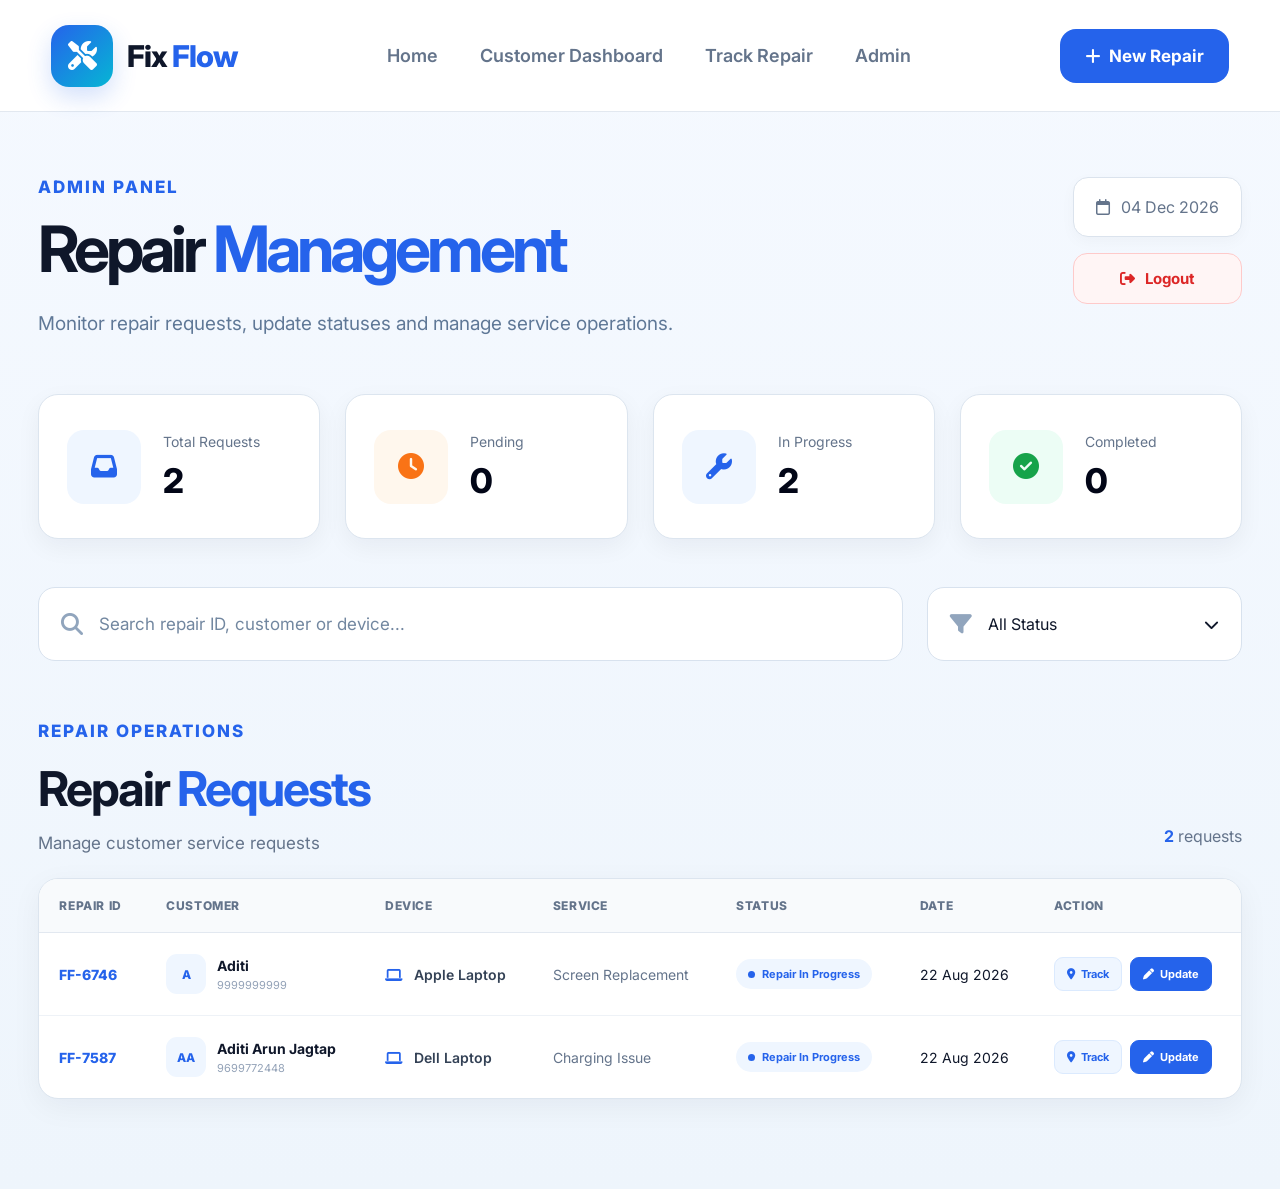
<file: pages/admin-dashboard.html>
<!DOCTYPE html>
<html lang="en">

<head>

    <meta charset="UTF-8">

    <meta
        name="viewport"
        content="width=device-width, initial-scale=1.0"
    >

    <title>FixFlow | Admin Dashboard</title>


    <!-- ================= FONT AWESOME ================= -->

    <link
        rel="stylesheet"
        href="https://cdnjs.cloudflare.com/ajax/libs/font-awesome/6.5.2/css/all.min.css"
    >


    <!-- ================= GOOGLE FONT ================= -->

    <link
        rel="preconnect"
        href="https://fonts.googleapis.com"
    >

    <link
        rel="preconnect"
        href="https://fonts.gstatic.com"
        crossorigin
    >

    <link
        href="https://fonts.googleapis.com/css2?family=Inter:wght@400;500;600;700;800&display=swap"
        rel="stylesheet"
    >


    <style>

        /* ==================================================
           GLOBAL
        ================================================== */

        * {
            margin: 0;
            padding: 0;
            box-sizing: border-box;
        }


        html {
            scroll-behavior: smooth;
        }


        body {

            font-family: "Inter", sans-serif;

            background:
                linear-gradient(
                    180deg,
                    #f5f9ff 0%,
                    #eef5fc 100%
                );

            color: #0f172a;

            min-height: 100vh;

        }


        button,
        input,
        select {

            font-family: inherit;

        }


        a {

            text-decoration: none;

            color: inherit;

        }


        /* ==================================================
           NAVBAR
        ================================================== */

        .navbar {

            height: 112px;

            background: rgba(
                255,
                255,
                255,
                0.96
            );

            border-bottom:
                1px solid #e2e8f0;

            display: flex;

            align-items: center;

            padding: 0 4%;

            justify-content: space-between;

            position: sticky;

            top: 0;

            z-index: 1000;

        }


        .logo {

            display: flex;

            align-items: center;

            gap: 14px;

        }


        .logo-icon {

            width: 62px;

            height: 62px;

            border-radius: 18px;

            background:
                linear-gradient(
                    135deg,
                    #2563eb,
                    #06b6d4
                );

            color: white;

            display: flex;

            align-items: center;

            justify-content: center;

            font-size: 29px;

            box-shadow:
                0 10px 25px
                rgba(
                    37,
                    99,
                    235,
                    0.20
                );

        }


        .logo-text {

            font-size: 30px;

            font-weight: 800;

            letter-spacing: -1px;

        }


        .logo-text span {

            color: #2563eb;

        }


        .nav-links {

            display: flex;

            align-items: center;

            gap: 42px;

        }


        .nav-links a {

            color: #64748b;

            font-size: 18px;

            font-weight: 600;

            transition: 0.25s;

        }


        .nav-links a:hover {

            color: #2563eb;

        }


        .new-repair-btn {

            border: none;

            background: #2563eb;

            color: white;

            padding: 17px 25px;

            border-radius: 16px;

            font-size: 17px;

            font-weight: 700;

            cursor: pointer;

            transition: 0.25s;

            display: flex;

            align-items: center;

            gap: 8px;

        }


        .new-repair-btn:hover {

            background: #1d4ed8;

            transform: translateY(-2px);

        }


        /* ==================================================
           MAIN
        ================================================== */

        .container {

            width: min(
                94%,
                1650px
            );

            margin: auto;

        }


        main {

            padding:
                65px 0 90px;

        }


        /* ==================================================
           ADMIN HEADER
        ================================================== */

        .admin-header {

            display: flex;

            justify-content: space-between;

            align-items: flex-start;

            margin-bottom: 55px;

        }


        .section-tag {

            color: #2563eb;

            font-size: 17px;

            font-weight: 800;

            letter-spacing: 2px;

            margin-bottom: 20px;

            display: block;

        }


        .admin-header h1 {

            font-size: clamp(
                55px,
                5vw,
                78px
            );

            line-height: 1;

            letter-spacing: -4px;

            margin-bottom: 28px;

        }


        .admin-header h1 span {

            color: #2563eb;

        }


        .admin-header p {

            color: #5f7897;

            font-size: 19px;

            line-height: 1.6;

        }


        .admin-actions {

            display: flex;

            flex-direction: column;

            gap: 16px;

            min-width: 165px;

        }


        .date-box {

            background: white;

            border: 1px solid #dbe3ed;

            border-radius: 15px;

            padding: 19px 22px;

            display: flex;

            align-items: center;

            justify-content: center;

            gap: 11px;

            color: #64748b;

            font-size: 16px;

            box-shadow:
                0 5px 15px
                rgba(
                    15,
                    23,
                    42,
                    0.03
                );

        }


        .date-box i {

            color: #64748b;

        }


        .logout-btn {

            width: 100%;

            border: 1px solid #fecaca;

            background: #fff5f5;

            color: #dc2626;

            padding: 15px;

            border-radius: 14px;

            font-size: 15px;

            font-weight: 700;

            cursor: pointer;

            transition: 0.25s;

            display: flex;

            justify-content: center;

            align-items: center;

            gap: 10px;

        }


        .logout-btn:hover {

            background: #fee2e2;

            border-color: #fca5a5;

        }


        /* ==================================================
           STATISTICS
        ================================================== */

        .stats-grid {

            display: grid;

            grid-template-columns:
                repeat(
                    4,
                    1fr
                );

            gap: 25px;

            margin-bottom: 48px;

        }


        .stat-card {

            background: white;

            border: 1px solid #dce5ef;

            border-radius: 20px;

            padding: 28px;

            min-height: 145px;

            display: flex;

            align-items: center;

            gap: 22px;

            box-shadow:
                0 8px 25px
                rgba(
                    15,
                    23,
                    42,
                    0.05
                );

        }


        .stat-icon {

            width: 74px;

            height: 74px;

            flex-shrink: 0;

            border-radius: 17px;

            display: flex;

            align-items: center;

            justify-content: center;

            font-size: 26px;

        }


        .stat-icon.total {

            background: #eff6ff;

            color: #2563eb;

        }


        .stat-icon.pending {

            background: #fff7ed;

            color: #f97316;

        }


        .stat-icon.progress {

            background: #eff6ff;

            color: #2563eb;

        }


        .stat-icon.completed {

            background: #ecfdf5;

            color: #16a34a;

        }


        .stat-label {

            color: #64748b;

            font-size: 14px;

            margin-bottom: 10px;

        }


        .stat-number {

            font-size: 34px;

            font-weight: 800;

            color: #020617;

        }


        /* ==================================================
           SEARCH / FILTER
        ================================================== */

        .toolbar {

            display: grid;

            grid-template-columns:
                1fr
                315px;

            gap: 24px;

            margin-bottom: 60px;

        }


        .search-box,
        .filter-box {

            height: 74px;

            background: white;

            border: 1px solid #d8e2ee;

            border-radius: 17px;

            display: flex;

            align-items: center;

            padding: 0 22px;

        }


        .search-box i,
        .filter-box i {

            color: #91a5bd;

            font-size: 22px;

            margin-right: 16px;

        }


        .search-box input {

            width: 100%;

            border: none;

            outline: none;

            font-size: 17px;

            color: #0f172a;

        }


        .search-box input::placeholder {

            color: #7287a0;

        }


        .filter-box {

            position: relative;

        }


        .filter-box select {

            border: none;

            outline: none;

            width: 100%;

            background: transparent;

            font-size: 16px;

            color: #0f172a;

            cursor: pointer;

            appearance: none;

        }


        .filter-arrow {

            position: absolute;

            right: 22px;

            pointer-events: none;

            margin: 0 !important;

            font-size: 15px !important;

            color: #0f172a !important;

        }


        /* ==================================================
           REPAIR SECTION HEADER
        ================================================== */

        .repair-section-header {

            display: flex;

            align-items: flex-end;

            justify-content: space-between;

            margin-bottom: 25px;

        }


        .repair-section-header .section-tag {

            margin-bottom: 18px;

        }


        .repair-section-header h2 {

            font-size: 48px;

            letter-spacing: -2px;

            margin-bottom: 15px;

        }


        .repair-section-header h2 span {

            color: #2563eb;

        }


        .repair-section-header p {

            color: #64748b;

            font-size: 17px;

        }


        .request-count {

            color: #64748b;

            font-size: 16px;

            padding-bottom: 7px;

        }


        .request-count strong {

            color: #2563eb;

        }


        /* ==================================================
           TABLE
        ================================================== */

        .repair-table-wrapper {

            width: 100%;

            background: white;

            border:
                1px solid #dce5ef;

            border-radius: 20px;

            overflow-x: auto;

            box-shadow:
                0 8px 30px
                rgba(
                    15,
                    23,
                    42,
                    0.05
                );

        }


        .repair-table {

            width: 100%;

            min-width: 1050px;

            border-collapse: collapse;

        }


        .repair-table thead {

            background: #f8fafc;

        }


        .repair-table th {

            padding: 19px 20px;

            text-align: left;

            color: #64748b;

            font-size: 12px;

            font-weight: 800;

            text-transform: uppercase;

            letter-spacing: 0.6px;

            border-bottom:
                1px solid #e2e8f0;

        }


        .repair-table td {

            padding: 21px 20px;

            border-bottom:
                1px solid #eef2f7;

            vertical-align: middle;

            font-size: 14px;

        }


        .repair-table tbody tr {

            transition: 0.2s;

        }


        .repair-table tbody tr:hover {

            background: #f8fbff;

        }


        .repair-table tbody tr:last-child td {

            border-bottom: none;

        }


        /* Repair ID */

        .table-repair-id {

            color: #2563eb;

            font-weight: 800;

            font-size: 14px;

        }


        /* Customer */

        .table-customer {

            display: flex;

            align-items: center;

            gap: 11px;

            min-width: 170px;

        }


        .table-avatar {

            width: 40px;

            height: 40px;

            flex-shrink: 0;

            border-radius: 11px;

            background: #eff6ff;

            color: #2563eb;

            display: flex;

            align-items: center;

            justify-content: center;

            font-size: 12px;

            font-weight: 800;

        }


        .table-customer-name {

            color: #0f172a;

            font-weight: 700;

            margin-bottom: 4px;

        }


        .table-customer-phone {

            color: #94a3b8;

            font-size: 11px;

        }


        /* Device */

        .table-device {

            color: #334155;

            font-weight: 600;

            white-space: nowrap;

        }


        .table-device i {

            color: #2563eb;

            margin-right: 7px;

        }


        /* Service */

        .table-service {

            color: #64748b;

            white-space: nowrap;

        }


        /* Status */

        .table-status {

            display: inline-flex;

            align-items: center;

            gap: 7px;

            padding: 8px 12px;

            border-radius: 30px;

            font-size: 11px;

            font-weight: 700;

            white-space: nowrap;

        }


        .table-status-dot {

            width: 7px;

            height: 7px;

            border-radius: 50%;

        }


        .table-status.progress {

            background: #eff6ff;

            color: #2563eb;

        }


        .table-status.progress
        .table-status-dot {

            background: #2563eb;

        }


        .table-status.pending {

            background: #fff7ed;

            color: #c2410c;

        }


        .table-status.pending
        .table-status-dot {

            background: #f97316;

        }


        .table-status.testing {

            background: #f5f3ff;

            color: #7c3aed;

        }


        .table-status.testing
        .table-status-dot {

            background: #7c3aed;

        }


        .table-status.ready {

            background: #ecfeff;

            color: #0891b2;

        }


        .table-status.ready
        .table-status-dot {

            background: #06b6d4;

        }


        .table-status.completed {

            background: #ecfdf5;

            color: #15803d;

        }


        .table-status.completed
        .table-status-dot {

            background: #16a34a;

        }


        /* Actions */

        .table-actions {

            display: flex;

            align-items: center;

            gap: 8px;

        }


        .table-track-btn,
        .table-update-btn {

            display: inline-flex;

            align-items: center;

            justify-content: center;

            gap: 6px;

            padding: 9px 12px;

            border-radius: 9px;

            font-size: 11px;

            font-weight: 700;

            white-space: nowrap;

            cursor: pointer;

            transition: 0.2s;

        }


        .table-track-btn {

            background: #eff6ff;

            border: 1px solid #dbeafe;

            color: #2563eb;

        }


        .table-update-btn {

            background: #2563eb;

            border: 1px solid #2563eb;

            color: white;

        }


        .table-track-btn:hover {

            background: #dbeafe;

        }


        .table-update-btn:hover {

            background: #1d4ed8;

        }


        /* ==================================================
           EMPTY STATE
        ================================================== */

        .empty-state {

            display: none;

            text-align: center;

            background: white;

            border:
                1px solid #dce5ef;

            border-radius: 20px;

            padding: 70px 30px;

        }


        .empty-state i {

            font-size: 45px;

            color: #94a3b8;

            margin-bottom: 18px;

        }


        .empty-state h3 {

            font-size: 22px;

            margin-bottom: 8px;

        }


        .empty-state p {

            color: #64748b;

        }


        /* ==================================================
           MODAL
        ================================================== */

        .modal-overlay {

            position: fixed;

            inset: 0;

            background:
                rgba(
                    15,
                    23,
                    42,
                    0.55
                );

            display: none;

            align-items: center;

            justify-content: center;

            padding: 20px;

            z-index: 3000;

        }


        .modal-overlay.active {

            display: flex;

        }


        .modal {

            width: min(
                500px,
                100%
            );

            background: white;

            border-radius: 22px;

            padding: 30px;

            box-shadow:
                0 30px 80px
                rgba(
                    0,
                    0,
                    0,
                    0.2
                );

        }


        .modal-header {

            display: flex;

            justify-content: space-between;

            align-items: center;

            margin-bottom: 25px;

        }


        .modal-header h3 {

            font-size: 25px;

        }


        .modal-close {

            width: 38px;

            height: 38px;

            border: none;

            border-radius: 10px;

            background: #f1f5f9;

            cursor: pointer;

            font-size: 18px;

            color: #475569;

        }


        .modal-label {

            display: block;

            margin-bottom: 8px;

            font-size: 13px;

            font-weight: 700;

            color: #475569;

        }


        .modal select {

            width: 100%;

            height: 50px;

            border: 1px solid #dbe3ed;

            border-radius: 11px;

            padding: 0 14px;

            outline: none;

            font-size: 14px;

            margin-bottom: 20px;

        }


        .modal-save {

            width: 100%;

            height: 50px;

            border: none;

            border-radius: 11px;

            background: #2563eb;

            color: white;

            font-size: 15px;

            font-weight: 700;

            cursor: pointer;

        }


        .modal-save:hover {

            background: #1d4ed8;

        }


        /* ==================================================
           RESPONSIVE
        ================================================== */

        @media (max-width: 1100px) {

            .nav-links {

                gap: 20px;

            }


            .stats-grid {

                grid-template-columns:
                    repeat(
                        2,
                        1fr
                    );

            }

        }


        @media (max-width: 850px) {

            .navbar {

                height: auto;

                padding: 18px 5%;

                flex-wrap: wrap;

                gap: 20px;

            }


            .nav-links {

                order: 3;

                width: 100%;

                justify-content: center;

                overflow-x: auto;

                padding-bottom: 5px;

            }


            .new-repair-btn {

                margin-left: auto;

            }


            .admin-header {

                flex-direction: column;

                gap: 30px;

            }


            .admin-actions {

                width: 100%;

                flex-direction: row;

            }


            .date-box,
            .logout-btn {

                flex: 1;

            }


            .toolbar {

                grid-template-columns: 1fr;

            }

        }


        @media (max-width: 600px) {

            main {

                padding-top: 40px;

            }


            .logo-text {

                font-size: 25px;

            }


            .logo-icon {

                width: 52px;

                height: 52px;

            }


            .nav-links a {

                font-size: 14px;

            }


            .new-repair-btn {

                padding: 13px 16px;

                font-size: 14px;

            }


            .admin-header h1 {

                font-size: 48px;

                letter-spacing: -2px;

            }


            .admin-header p {

                font-size: 16px;

            }


            .stats-grid {

                grid-template-columns: 1fr;

            }


            .admin-actions {

                flex-direction: column;

            }


            .repair-section-header {

                align-items: flex-start;

                flex-direction: column;

                gap: 15px;

            }


            .repair-section-header h2 {

                font-size: 38px;

            }

        }

    </style>

</head>


<body>


    <!-- ==================================================
         NAVBAR
    ================================================== -->

    <header class="navbar">


        <a
            href="../index.html"
            class="logo"
        >

            <div class="logo-icon">

                <i class="fa-solid fa-screwdriver-wrench"></i>

            </div>


            <div class="logo-text">

                Fix <span>Flow</span>

            </div>

        </a>


        <nav class="nav-links">

            <a href="../index.html">
                Home
            </a>

            <a href="customer-dashboard.html">
                Customer Dashboard
            </a>

            <a href="track-repair.html">
                Track Repair
            </a>

            <a href="admin-dashboard.html">
                Admin
            </a>

        </nav>


                    <button
                class="new-repair-btn"
                onclick="window.location.href='book-repair.html'"
            >

            <i class="fa-solid fa-plus"></i>

            New Repair

        </button>


    </header>



    <!-- ==================================================
         MAIN
    ================================================== -->

    <main>

        <div class="container">


            <!-- ================= ADMIN HEADER ================= -->

            <section class="admin-header">


                <div>

                    <span class="section-tag">

                        ADMIN PANEL

                    </span>


                    <h1>

                        Repair
                        <span>Management</span>

                    </h1>


                    <p>

                        Monitor repair requests, update
                        statuses and manage service operations.

                    </p>

                </div>


                <div class="admin-actions">


                    <div class="date-box">

                        <i class="fa-regular fa-calendar"></i>

                        <span id="currentDate">
                            Today
                        </span>

                    </div>


                    <button
                        class="logout-btn"
                        id="logoutBtn"
                    >

                        <i class="fa-solid fa-right-from-bracket"></i>

                        Logout

                    </button>


                </div>


            </section>



            <!-- ================= STATISTICS ================= -->

            <section class="stats-grid">


                <div class="stat-card">

                    <div class="stat-icon total">

                        <i class="fa-solid fa-inbox"></i>

                    </div>


                    <div>

                        <div class="stat-label">
                            Total Requests
                        </div>

                        <div
                            class="stat-number"
                            id="totalRequests"
                        >
                            0
                        </div>

                    </div>

                </div>



                <div class="stat-card">

                    <div class="stat-icon pending">

                        <i class="fa-solid fa-clock"></i>

                    </div>


                    <div>

                        <div class="stat-label">
                            Pending
                        </div>

                        <div
                            class="stat-number"
                            id="pendingRequests"
                        >
                            0
                        </div>

                    </div>

                </div>



                <div class="stat-card">

                    <div class="stat-icon progress">

                        <i class="fa-solid fa-wrench"></i>

                    </div>


                    <div>

                        <div class="stat-label">
                            In Progress
                        </div>

                        <div
                            class="stat-number"
                            id="progressRequests"
                        >
                            0
                        </div>

                    </div>

                </div>



                <div class="stat-card">

                    <div class="stat-icon completed">

                        <i class="fa-solid fa-circle-check"></i>

                    </div>


                    <div>

                        <div class="stat-label">
                            Completed
                        </div>

                        <div
                            class="stat-number"
                            id="completedRequests"
                        >
                            0
                        </div>

                    </div>

                </div>


            </section>



            <!-- ================= SEARCH / FILTER ================= -->

            <section class="toolbar">


                <div class="search-box">

                    <i class="fa-solid fa-magnifying-glass"></i>


                    <input
                        type="text"
                        id="searchInput"
                        placeholder="Search repair ID, customer or device..."
                    >

                </div>


                <div class="filter-box">

                    <i class="fa-solid fa-filter"></i>


                    <select id="statusFilter">

                        <option value="all">
                            All Status
                        </option>

                        <option value="Request Received">
                            Request Received
                        </option>

                        <option value="Diagnosis">
                            Diagnosis
                        </option>

                        <option value="Repair In Progress">
                            Repair In Progress
                        </option>

                        <option value="Quality Testing">
                            Quality Testing
                        </option>

                        <option value="Ready for Pickup">
                            Ready for Pickup
                        </option>

                        <option value="Completed">
                            Completed
                        </option>

                    </select>


                    <i
                        class="fa-solid fa-chevron-down filter-arrow"
                    ></i>

                </div>


            </section>



            <!-- ================= REPAIR REQUESTS ================= -->

            <section>


                <div class="repair-section-header">


                    <div>

                        <span class="section-tag">
                            REPAIR OPERATIONS
                        </span>


                        <h2>

                            Repair
                            <span>Requests</span>

                        </h2>


                        <p>
                            Manage customer service requests
                        </p>

                    </div>


                    <div class="request-count">

                        <strong id="requestCount">
                            0
                        </strong>

                        requests

                    </div>


                </div>



                <!-- ================= TABLE ================= -->

                <div
                    class="repair-table-wrapper"
                    id="tableWrapper"
                >

                    <table class="repair-table">


                        <thead>

                            <tr>

                                <th>
                                    Repair ID
                                </th>

                                <th>
                                    Customer
                                </th>

                                <th>
                                    Device
                                </th>

                                <th>
                                    Service
                                </th>

                                <th>
                                    Status
                                </th>

                                <th>
                                    Date
                                </th>

                                <th>
                                    Action
                                </th>

                            </tr>

                        </thead>


                        <tbody id="repairList">

                            <!-- JavaScript inserts rows here -->

                        </tbody>


                    </table>

                </div>



                <!-- ================= EMPTY ================= -->

                <div
                    class="empty-state"
                    id="emptyState"
                >

                    <i class="fa-solid fa-folder-open"></i>

                    <h3>
                        No repair requests found
                    </h3>

                    <p>
                        Try changing your search or status filter.
                    </p>

                </div>


            </section>


        </div>

    </main>



    <!-- ==================================================
         UPDATE MODAL
    ================================================== -->

    <div
        class="modal-overlay"
        id="updateModal"
    >


        <div class="modal">


            <div class="modal-header">

                <h3>
                    Update Repair
                </h3>


                <button
                    class="modal-close"
                    id="modalClose"
                >

                    <i class="fa-solid fa-xmark"></i>

                </button>

            </div>


            <label class="modal-label">

                Repair ID

            </label>


            <div
                id="modalRepairId"
                style="
                    font-weight:800;
                    color:#2563eb;
                    margin-bottom:20px;
                "
            >
                -
            </div>


            <label
                class="modal-label"
                for="modalStatus"
            >

                Repair Status

            </label>


            <select id="modalStatus">

                <option value="Request Received">
                    Request Received
                </option>

                <option value="Diagnosis">
                    Diagnosis
                </option>

                <option value="Repair In Progress">
                    Repair In Progress
                </option>

                <option value="Quality Testing">
                    Quality Testing
                </option>

                <option value="Ready for Pickup">
                    Ready for Pickup
                </option>

                <option value="Completed">
                    Completed
                </option>

            </select>


            <button
                class="modal-save"
                id="saveStatusBtn"
            >

                Save Status

            </button>


        </div>

    </div>


<script>
/* =========================================================
   FIXFLOW ADMIN DASHBOARD
   Shared Repair Status System
   ========================================================= */

const STORAGE_KEY = "fixflowRepairs";

/* =========================================================
   DEFAULT REPAIRS
   ========================================================= */

const defaultRepairs = [
    {
        id: "FF-6746",
        customer: {
            name: "Aditi",
            phone: "9999999999"
        },
        device: {
            brand: "Apple",
            type: "Laptop",
            problem: "Screen Replacement"
        },
        appointment: {
            date: "22 Aug 2026",
            time: "10:00 AM"
        },
        technician: "Jagtap",
        status: "Repair In Progress",
        cost: "₹4,000"
    },

    {
        id: "FF-7587",
        customer: {
            name: "Aditi Arun Jagtap",
            phone: "9699772448"
        },
        device: {
            brand: "Dell",
            type: "Laptop",
            problem: "Charging Issue"
        },
        appointment: {
            date: "22 Aug 2026",
            time: "11:00 AM"
        },
        technician: "Sanika",
        status: "Repair In Progress",
        cost: "₹35,000"
    }
];


/* =========================================================
   DOM ELEMENTS
   ========================================================= */

const repairList = document.getElementById("repairList");
const emptyState = document.getElementById("emptyState");
const tableWrapper = document.getElementById("tableWrapper");

const searchInput = document.getElementById("searchInput");
const statusFilter = document.getElementById("statusFilter");

const requestCount = document.getElementById("requestCount");

const totalRequests = document.getElementById("totalRequests");
const pendingRequests = document.getElementById("pendingRequests");
const progressRequests = document.getElementById("progressRequests");
const completedRequests = document.getElementById("completedRequests");

const updateModal = document.getElementById("updateModal");
const modalRepairId = document.getElementById("modalRepairId");
const modalStatus = document.getElementById("modalStatus");
const saveStatusBtn = document.getElementById("saveStatusBtn");
const modalClose = document.getElementById("modalClose");

const logoutBtn = document.getElementById("logoutBtn");
const currentDate = document.getElementById("currentDate");


/* =========================================================
   LOAD REPAIRS FROM LOCAL STORAGE
   ========================================================= */

function loadRepairs() {

    const savedRepairs = localStorage.getItem(STORAGE_KEY);

    if (savedRepairs) {

        try {

            const parsedRepairs = JSON.parse(savedRepairs);

            if (Array.isArray(parsedRepairs)) {
                return parsedRepairs;
            }

        } catch (error) {

            console.error(
                "Could not read saved repairs:",
                error
            );

        }

    }

    /* First time application is opened */

    localStorage.setItem(
        STORAGE_KEY,
        JSON.stringify(defaultRepairs)
    );

    return [...defaultRepairs];
}


let repairs = loadRepairs();


/* =========================================================
   SAVE REPAIRS
   ========================================================= */

function saveRepairs() {

    localStorage.setItem(
        STORAGE_KEY,
        JSON.stringify(repairs)
    );

}


/* =========================================================
   GET CUSTOMER NAME
   ========================================================= */

function getCustomerName(repair) {

    if (
        repair.customer &&
        typeof repair.customer === "object"
    ) {

        return repair.customer.name || "Customer";

    }

    return repair.customer || "Customer";
}


/* =========================================================
   GET CUSTOMER PHONE
   ========================================================= */

function getCustomerPhone(repair) {

    if (
        repair.customer &&
        typeof repair.customer === "object"
    ) {

        return repair.customer.phone || "No phone";

    }

    return repair.phone || "No phone";
}


/* =========================================================
   GET DEVICE BRAND
   ========================================================= */

function getDeviceBrand(repair) {

    if (
        repair.device &&
        typeof repair.device === "object"
    ) {

        return repair.device.brand || "";

    }

    return repair.brand || "";
}


/* =========================================================
   GET DEVICE TYPE
   ========================================================= */

function getDeviceType(repair) {

    if (
        repair.device &&
        typeof repair.device === "object"
    ) {

        return repair.device.type || "Device";

    }

    return repair.deviceType || "Device";
}


/* =========================================================
   GET PROBLEM / SERVICE
   ========================================================= */

function getProblem(repair) {

    if (
        repair.device &&
        typeof repair.device === "object"
    ) {

        return repair.device.problem || "Repair Service";

    }

    return repair.problem || "Repair Service";
}


/* =========================================================
   GET APPOINTMENT DATE
   ========================================================= */

function getAppointmentDate(repair) {

    if (
        repair.appointment &&
        typeof repair.appointment === "object"
    ) {

        return repair.appointment.date || "Not scheduled";

    }

    return repair.appointment || "Not scheduled";
}


/* =========================================================
   DEVICE ICON
   ========================================================= */

function getDeviceIcon(deviceType) {

    const value = String(deviceType || "").toLowerCase();

    if (
        value.includes("iphone") ||
        value.includes("phone") ||
        value.includes("mobile")
    ) {

        return "fa-mobile-screen-button";

    }

    if (value.includes("tablet")) {

        return "fa-tablet-screen-button";

    }

    if (value.includes("tv")) {

        return "fa-tv";

    }

    return "fa-laptop";
}


/* =========================================================
   STATUS CSS CLASS
   ========================================================= */

function getStatusClass(status) {

    switch (status) {

        case "Repair In Progress":
            return "progress";

        case "Quality Testing":
            return "testing";

        case "Ready for Pickup":
            return "ready";

        case "Completed":
            return "completed";

        case "Diagnosis":
        case "Request Received":
        default:
            return "pending";
    }
}


/* =========================================================
   CUSTOMER INITIALS
   ========================================================= */

function getInitials(name) {

    return String(name || "Customer")
        .trim()
        .split(/\s+/)
        .filter(Boolean)
        .map(word => word.charAt(0))
        .slice(0, 2)
        .join("")
        .toUpperCase();

}


/* =========================================================
   CREATE TABLE ROW
   ========================================================= */

function createRepairRow(repair) {

    const row = document.createElement("tr");

    const customerName = getCustomerName(repair);
    const customerPhone = getCustomerPhone(repair);

    const brand = getDeviceBrand(repair);
    const deviceType = getDeviceType(repair);

    const problem = getProblem(repair);
    const appointmentDate = getAppointmentDate(repair);

    const status =
        repair.status || "Request Received";

    const statusClass =
        getStatusClass(status);

    const icon =
        getDeviceIcon(deviceType);

    const initials =
        getInitials(customerName);

    row.innerHTML = `

        <td>
            <span class="table-repair-id">
                ${repair.id || "-"}
            </span>
        </td>

        <td>

            <div class="table-customer">

                <div class="table-avatar">
                    ${initials}
                </div>

                <div>

                    <div class="table-customer-name">
                        ${customerName}
                    </div>

                    <div class="table-customer-phone">
                        ${customerPhone}
                    </div>

                </div>

            </div>

        </td>

        <td>

            <div class="table-device">

                <i class="fa-solid ${icon}"></i>

                ${brand} ${deviceType}

            </div>

        </td>

        <td>

            <span class="table-service">
                ${problem}
            </span>

        </td>

        <td>

            <span class="table-status ${statusClass}">

                <span class="table-status-dot"></span>

                ${status}

            </span>

        </td>

        <td>
            ${appointmentDate}
        </td>

        <td>

            <div class="table-actions">

                <a
                    class="table-track-btn"
                    href="track-repair.html?id=${encodeURIComponent(
                        repair.id || ""
                    )}"
                >

                    <i class="fa-solid fa-location-dot"></i>

                    Track

                </a>

                <button
                    class="table-update-btn"
                    type="button"
                    data-id="${repair.id || ""}"
                >

                    <i class="fa-solid fa-pen"></i>

                    Update

                </button>

            </div>

        </td>
    `;

    return row;
}


/* =========================================================
   DISPLAY REPAIRS
   ========================================================= */

function displayRepairs() {

    const search =
        searchInput.value
            .trim()
            .toLowerCase();

    const selectedStatus =
        statusFilter.value;

    const filteredRepairs =
        repairs.filter(repair => {

            const customerName =
                getCustomerName(repair);

            const customerPhone =
                getCustomerPhone(repair);

            const brand =
                getDeviceBrand(repair);

            const deviceType =
                getDeviceType(repair);

            const problem =
                getProblem(repair);

            const searchableText = `
                ${repair.id || ""}
                ${customerName}
                ${customerPhone}
                ${brand}
                ${deviceType}
                ${problem}
                ${repair.status || ""}
            `.toLowerCase();

            const matchesSearch =
                searchableText.includes(search);

            const matchesStatus =
                selectedStatus === "all" ||
                repair.status === selectedStatus;

            return (
                matchesSearch &&
                matchesStatus
            );

        });


    repairList.innerHTML = "";


    filteredRepairs.forEach(repair => {

        repairList.appendChild(
            createRepairRow(repair)
        );

    });


    requestCount.textContent =
        filteredRepairs.length;


    if (filteredRepairs.length === 0) {

        tableWrapper.style.display = "none";
        emptyState.style.display = "block";

    } else {

        tableWrapper.style.display = "block";
        emptyState.style.display = "none";

    }

}


/* =========================================================
   UPDATE STATISTICS
   ========================================================= */

function updateStatistics() {

    const total =
        repairs.length;


    const pending =
        repairs.filter(repair =>
            repair.status === "Request Received" ||
            repair.status === "Diagnosis"
        ).length;


    const progress =
        repairs.filter(repair =>
            repair.status === "Repair In Progress"
        ).length;


    const completed =
        repairs.filter(repair =>
            repair.status === "Completed"
        ).length;


    totalRequests.textContent =
        total;

    pendingRequests.textContent =
        pending;

    progressRequests.textContent =
        progress;

    completedRequests.textContent =
        completed;

}


/* =========================================================
   OPEN UPDATE MODAL
   ========================================================= */

let selectedRepairId = null;


function openUpdateModal(id) {

    const repair =
        repairs.find(
            item => String(item.id) === String(id)
        );


    if (!repair) {

        console.error(
            "Repair not found:",
            id
        );

        return;

    }


    selectedRepairId =
        repair.id;


    modalRepairId.textContent =
        repair.id;


    modalStatus.value =
        repair.status ||
        "Request Received";


    updateModal.classList.add("active");

}


/* =========================================================
   CLOSE UPDATE MODAL
   ========================================================= */

function closeUpdateModal() {

    updateModal.classList.remove("active");

    selectedRepairId = null;

}


/* =========================================================
   SAVE STATUS
   ========================================================= */

saveStatusBtn.addEventListener(
    "click",
    function () {

        if (!selectedRepairId) {
            return;
        }


        const repair =
            repairs.find(
                item =>
                    String(item.id) ===
                    String(selectedRepairId)
            );


        if (!repair) {
            return;
        }


        const oldStatus =
            repair.status;


        const newStatus =
            modalStatus.value;


        /* Only update status */

        repair.status =
            newStatus;


        /* Save shared data */

        saveRepairs();


        /* Refresh admin dashboard */

        updateStatistics();

        displayRepairs();


        /* Close popup */

        closeUpdateModal();


        /* Confirmation message */

        alert(
            `Repair ${repair.id} status updated from "${oldStatus}" to "${newStatus}".`
        );


        console.log(
            "FixFlow status updated:",
            repair.id,
            newStatus
        );

    }
);


/* =========================================================
   UPDATE BUTTON CLICK
   ========================================================= */

repairList.addEventListener(
    "click",
    function (event) {

        const button =
            event.target.closest(
                ".table-update-btn"
            );


        if (!button) {
            return;
        }


        const id =
            button.dataset.id;


        openUpdateModal(id);

    }
);


/* =========================================================
   CLOSE MODAL BUTTON
   ========================================================= */

modalClose.addEventListener(
    "click",
    closeUpdateModal
);


/* =========================================================
   CLICK OUTSIDE MODAL
   ========================================================= */

updateModal.addEventListener(
    "click",
    function (event) {

        if (
            event.target ===
            updateModal
        ) {

            closeUpdateModal();

        }

    }
);


/* =========================================================
   ESC KEY CLOSE MODAL
   ========================================================= */

document.addEventListener(
    "keydown",
    function (event) {

        if (event.key === "Escape") {

            closeUpdateModal();

        }

    }
);


/* =========================================================
   SEARCH
   ========================================================= */

searchInput.addEventListener(
    "input",
    displayRepairs
);


/* =========================================================
   FILTER
   ========================================================= */

statusFilter.addEventListener(
    "change",
    displayRepairs
);


/* =========================================================
   CURRENT DATE
   ========================================================= */

function showCurrentDate() {

    const today =
        new Date();


    currentDate.textContent =
        today.toLocaleDateString(
            "en-GB",
            {
                day: "2-digit",
                month: "short",
                year: "numeric"
            }
        );

}


/* =========================================================
   LOGOUT
   ========================================================= */

logoutBtn.addEventListener(
    "click",
    function () {

        const confirmLogout =
            confirm(
                "Are you sure you want to logout?"
            );


        if (!confirmLogout) {
            return;
        }


        localStorage.removeItem(
            "fixflowAdminLoggedIn"
        );

        localStorage.removeItem(
            "adminLoggedIn"
        );

        sessionStorage.removeItem(
            "fixflowAdminLoggedIn"
        );

        sessionStorage.removeItem(
            "adminLoggedIn"
        );


        window.location.href =
            "../index.html";

    }
);


/* =========================================================
   SYNCHRONIZE IF ANOTHER TAB CHANGES DATA
   ========================================================= */

window.addEventListener(
    "storage",
    function (event) {

        if (event.key !== STORAGE_KEY) {
            return;
        }


        try {

            const updatedRepairs =
                JSON.parse(event.newValue);


            if (Array.isArray(updatedRepairs)) {

                repairs =
                    updatedRepairs;


                updateStatistics();

                displayRepairs();

            }

        } catch (error) {

            console.error(
                "Synchronization error:",
                error
            );

        }

    }
);


/* =========================================================
   REFRESH DATA WHEN ADMIN PAGE BECOMES ACTIVE
   ========================================================= */

window.addEventListener(
    "focus",
    function () {

        repairs =
            loadRepairs();

        updateStatistics();
        displayRepairs();

    }
);


/* =========================================================
   INITIALIZE
   ========================================================= */

showCurrentDate();

updateStatistics();

displayRepairs();

</script>


</body>

</html>
</file>
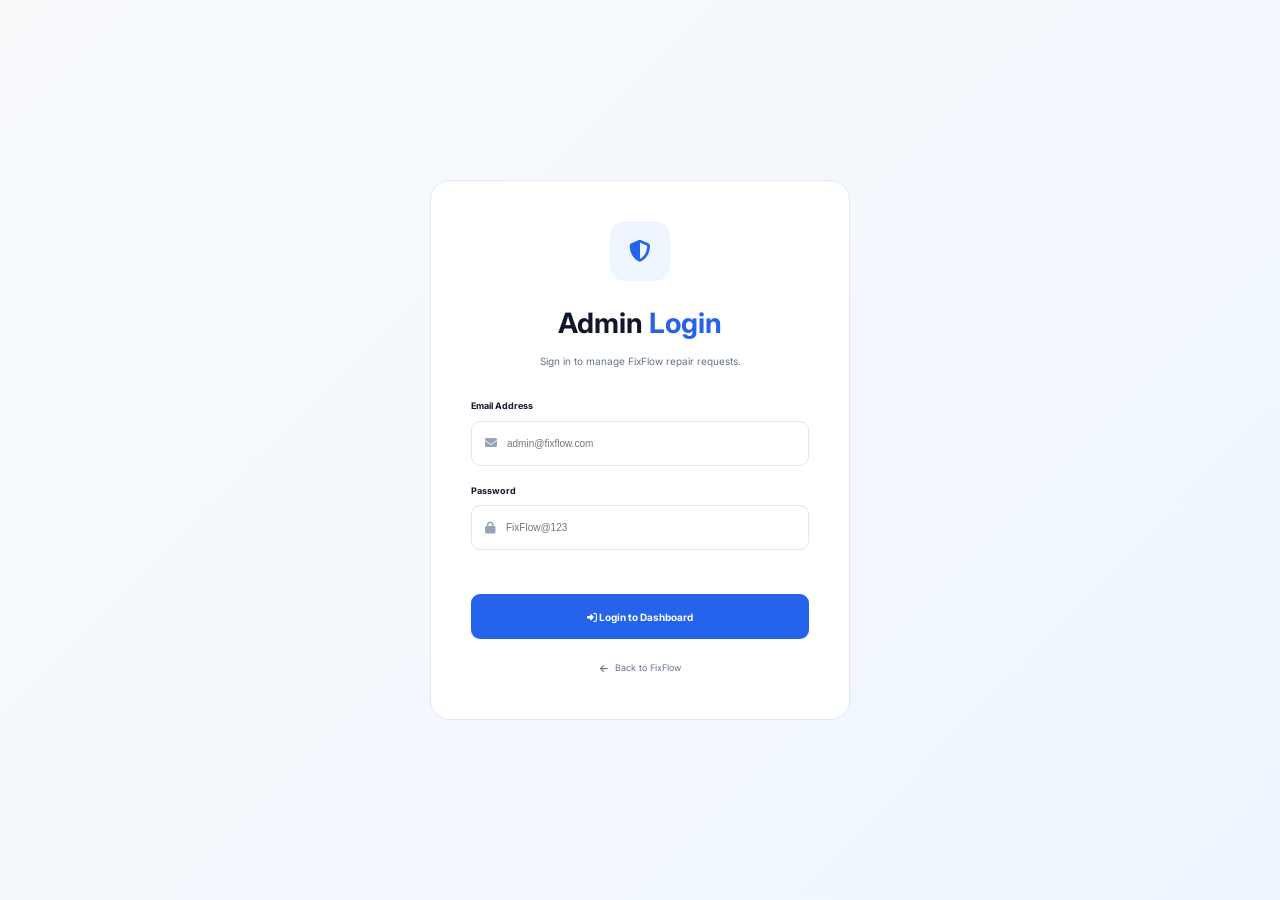
<file: pages/admin-login.html>
<!DOCTYPE html>
<html lang="en">

<head>

    <meta charset="UTF-8">

    <meta
        name="viewport"
        content="width=device-width, initial-scale=1.0"
    >

    <title>FixFlow | Admin Login</title>


    <!-- Main CSS -->
    <link
        rel="stylesheet"
        href="../css/style.css"
    >

    <!-- Admin CSS -->
    <link
        rel="stylesheet"
        href="../css/admin.css"
    >

    <!-- Font Awesome -->
    <link
        rel="stylesheet"
        href="https://cdnjs.cloudflare.com/ajax/libs/font-awesome/6.5.2/css/all.min.css"
    >

</head>


<body>


    <main class="admin-login-page">

        <div class="admin-login-card">


            <!-- ICON -->

            <div class="admin-login-icon">

                <i class="fa-solid fa-shield-halved"></i>

            </div>


            <!-- TITLE -->

            <h1>
                Admin <span>Login</span>
            </h1>


            <p>
                Sign in to manage FixFlow repair requests.
            </p>


            <!-- LOGIN FORM -->

            <form id="adminLoginForm">


                <!-- EMAIL -->

                <div class="login-form-group">

                    <label for="adminEmail">
                        Email Address
                    </label>

                    <div class="login-input">

                        <i class="fa-solid fa-envelope"></i>

                        <input
                            type="email"
                            id="adminEmail"
                            placeholder="admin@fixflow.com"
                            autocomplete="username"
                            required
                        >

                    </div>

                </div>


                <!-- PASSWORD -->

                <div class="login-form-group">

                    <label for="adminPassword">
                        Password
                    </label>

                    <div class="login-input">

                        <i class="fa-solid fa-lock"></i>

                        <input
                            type="password"
                            id="adminPassword"
                            placeholder="FixFlow@123"
                            autocomplete="current-password"
                            required
                        >

                    </div>

                </div>


                <!-- ERROR -->

                <p
                    id="loginError"
                    class="login-error"
                ></p>


                <!-- BUTTON -->

                <button
                    type="submit"
                    class="admin-login-btn"
                >

                    <i class="fa-solid fa-right-to-bracket"></i>

                    Login to Dashboard

                </button>


            </form>


            <!-- BACK -->

            <a
                href="../index.html"
                class="back-home"
            >

                <i class="fa-solid fa-arrow-left"></i>

                Back to FixFlow

            </a>


        </div>

    </main>


    <!-- ADMIN LOGIN JAVASCRIPT -->

    <script src="../js/admin-login.js"></script>

</body>

</html>
</file>
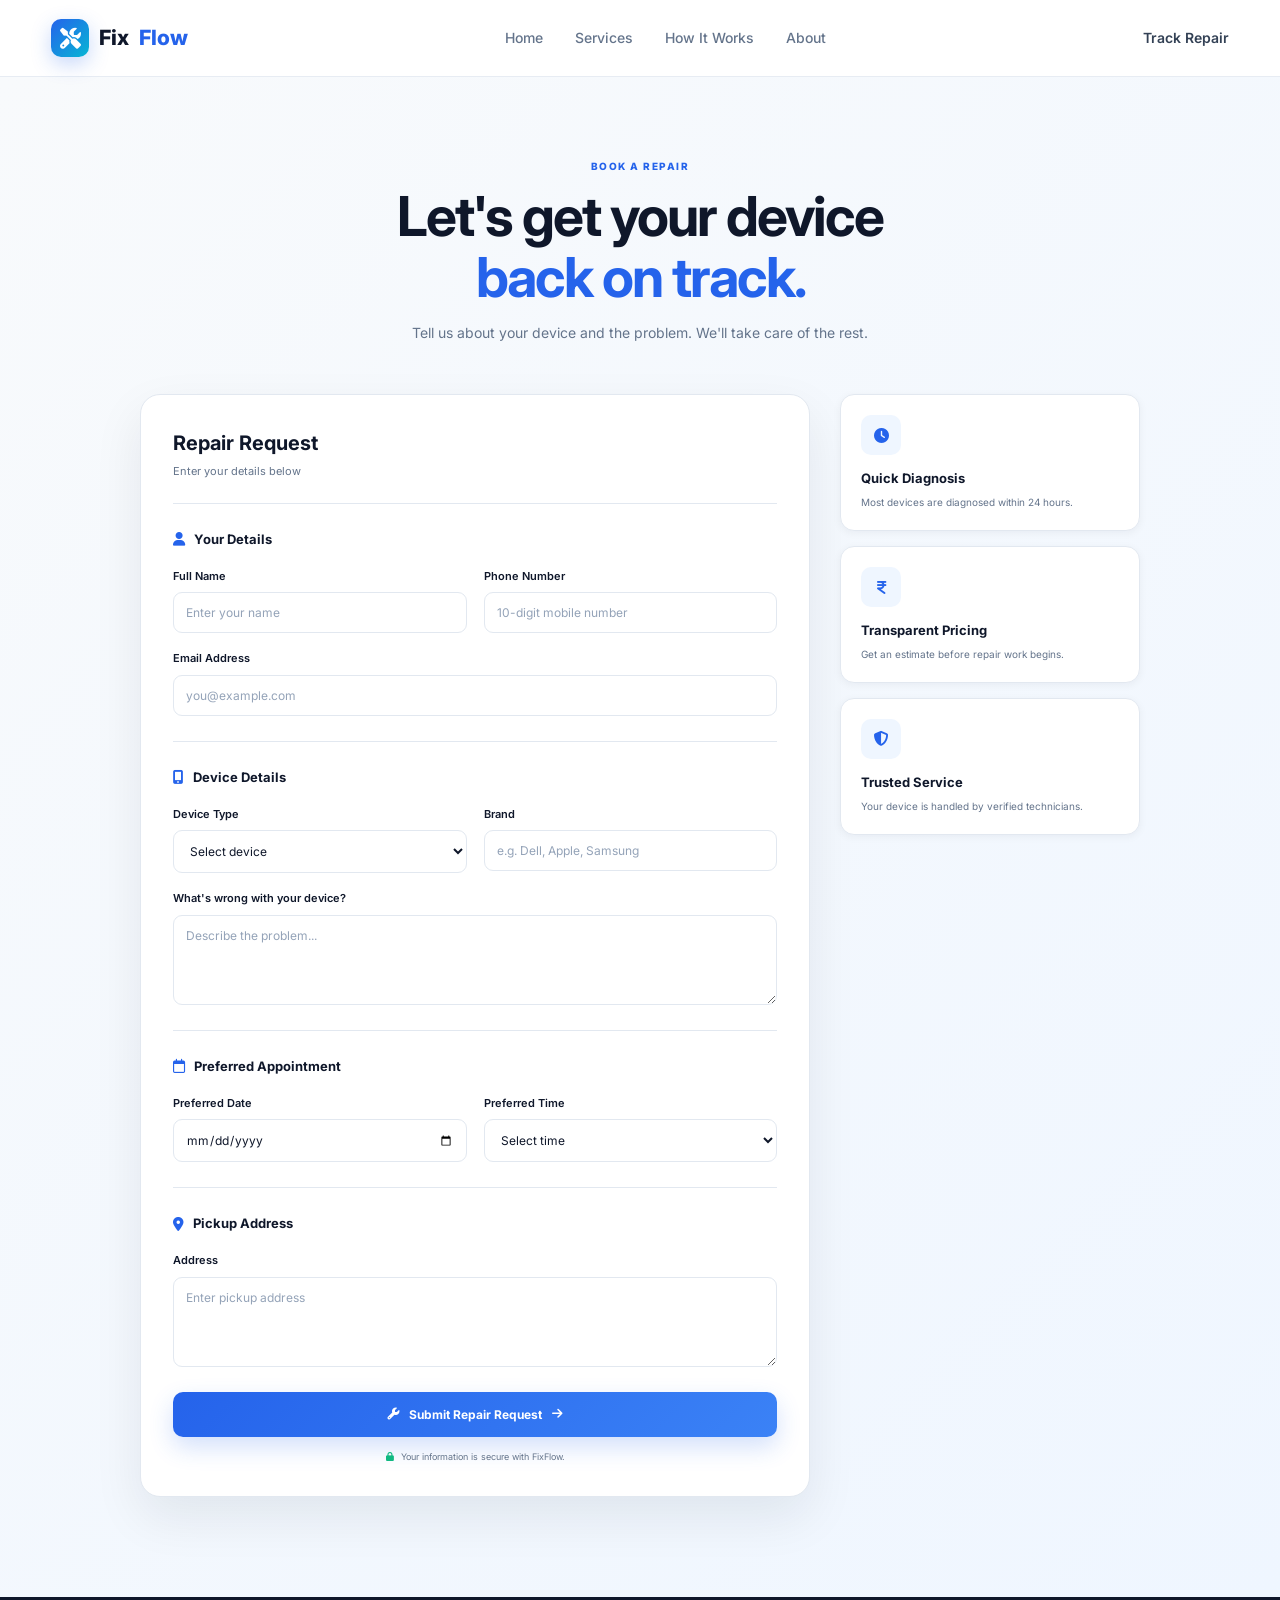
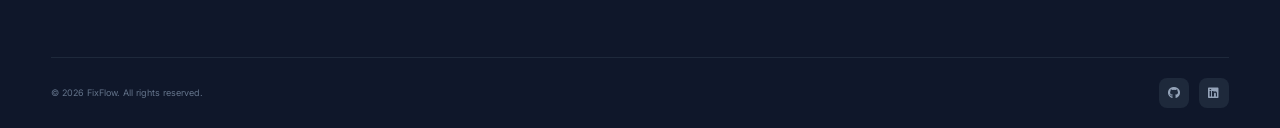
<file: pages/book-repair.html>
<!DOCTYPE html>
<html lang="en">

<head>

    <meta charset="UTF-8">

    <meta
        name="viewport"
        content="width=device-width, initial-scale=1.0"
    >

    <title>Book a Repair | FixFlow</title>

    <link
        rel="stylesheet"
        href="../css/style.css"
    >

    <link
        rel="stylesheet"
        href="../css/booking.css"
    >

    <link
        rel="stylesheet"
        href="https://cdnjs.cloudflare.com/ajax/libs/font-awesome/6.5.2/css/all.min.css"
    >

</head>


<body>


<!-- ================= NAVBAR ================= -->

<header class="navbar">

    <div class="container nav-container">

        <a href="../index.html" class="logo">

            <span class="logo-icon">
                <i class="fa-solid fa-screwdriver-wrench"></i>
            </span>

            Fix<span>Flow</span>

        </a>


        <nav class="nav-links">

            <a href="../index.html">
                Home
            </a>

            <a href="../index.html#services">
                Services
            </a>

            <a href="../index.html#how-it-works">
                How It Works
            </a>

            <a href="../index.html#about">
                About
            </a>

        </nav>


        <div class="nav-actions">

            <a
                href="track-repair.html"
                class="login-btn"
            >
                Track Repair
            </a>

        </div>


        <button class="menu-btn">

            <i class="fa-solid fa-bars"></i>

        </button>

    </div>

</header>


<!-- ================= BOOKING HERO ================= -->

<section class="booking-hero">

    <div class="container">

        <div class="booking-heading">

            <span class="section-tag">
                BOOK A REPAIR
            </span>

            <h1>
                Let's get your device
                <span>back on track.</span>
            </h1>

            <p>
                Tell us about your device and the problem.
                We'll take care of the rest.
            </p>

        </div>


        <!-- ================= BOOKING FORM ================= -->

        <div class="booking-layout">


            <!-- FORM -->

            <div class="booking-card">

                <div class="form-header">

                    <h2>
                        Repair Request
                    </h2>

                    <p>
                        Enter your details below
                    </p>

                </div>


                <form id="repairForm">


                    <!-- CUSTOMER DETAILS -->

                    <div class="form-section">

                        <h3>
                            <i class="fa-solid fa-user"></i>
                            Your Details
                        </h3>


                        <div class="form-grid">

                            <div class="form-group">

                                <label for="name">
                                    Full Name
                                </label>

                                <input
                                    type="text"
                                    id="name"
                                    placeholder="Enter your name"
                                    required
                                >

                            </div>


                            <div class="form-group">

                                <label for="phone">
                                    Phone Number
                                </label>

                                <input
                                    type="tel"
                                    id="phone"
                                    placeholder="10-digit mobile number"
                                    maxlength="10"
                                    required
                                >

                            </div>


                            <div class="form-group full">

                                <label for="email">
                                    Email Address
                                </label>

                                <input
                                    type="email"
                                    id="email"
                                    placeholder="you@example.com"
                                    required
                                >

                            </div>

                        </div>

                    </div>


                    <!-- DEVICE DETAILS -->

                    <div class="form-section">

                        <h3>
                            <i class="fa-solid fa-mobile-screen-button"></i>
                            Device Details
                        </h3>


                        <div class="form-grid">


                            <div class="form-group">

                                <label for="deviceType">
                                    Device Type
                                </label>

                                <select
                                    id="deviceType"
                                    required
                                >

                                    <option value="">
                                        Select device
                                    </option>

                                    <option value="Laptop">
                                        Laptop
                                    </option>

                                    <option value="Mobile">
                                        Mobile
                                    </option>

                                    <option value="Tablet">
                                        Tablet
                                    </option>

                                    <option value="TV">
                                        TV
                                    </option>

                                    <option value="Other">
                                        Other
                                    </option>

                                </select>

                            </div>


                            <div class="form-group">

                                <label for="brand">
                                    Brand
                                </label>

                                <input
                                    type="text"
                                    id="brand"
                                    placeholder="e.g. Dell, Apple, Samsung"
                                    required
                                >

                            </div>


                            <div class="form-group full">

                                <label for="problem">
                                    What's wrong with your device?
                                </label>

                                <textarea
                                    id="problem"
                                    rows="4"
                                    placeholder="Describe the problem..."
                                    required
                                ></textarea>

                            </div>

                        </div>

                    </div>


                    <!-- APPOINTMENT -->

                    <div class="form-section">

                        <h3>
                            <i class="fa-regular fa-calendar"></i>
                            Preferred Appointment
                        </h3>


                        <div class="form-grid">

                            <div class="form-group">

                                <label for="date">
                                    Preferred Date
                                </label>

                                <input
                                    type="date"
                                    id="date"
                                    required
                                >

                            </div>


                            <div class="form-group">

                                <label for="time">
                                    Preferred Time
                                </label>

                                <select
                                    id="time"
                                    required
                                >

                                    <option value="">
                                        Select time
                                    </option>

                                    <option>
                                        10:00 AM - 12:00 PM
                                    </option>

                                    <option>
                                        12:00 PM - 02:00 PM
                                    </option>

                                    <option>
                                        02:00 PM - 04:00 PM
                                    </option>

                                    <option>
                                        04:00 PM - 06:00 PM
                                    </option>

                                </select>

                            </div>

                        </div>

                    </div>


                    <!-- ADDRESS -->

                    <div class="form-section">

                        <h3>
                            <i class="fa-solid fa-location-dot"></i>
                            Pickup Address
                        </h3>


                        <div class="form-group">

                            <label for="address">
                                Address
                            </label>

                            <textarea
                                id="address"
                                rows="3"
                                placeholder="Enter pickup address"
                                required
                            ></textarea>

                        </div>

                    </div>


                    <!-- SUBMIT -->

                    <button
                        type="submit"
                        class="submit-repair-btn"
                    >

                        <i class="fa-solid fa-wrench"></i>

                        Submit Repair Request

                        <i class="fa-solid fa-arrow-right"></i>

                    </button>


                    <p class="form-note">

                        <i class="fa-solid fa-lock"></i>

                        Your information is secure with FixFlow.

                    </p>


                </form>

            </div>


            <!-- SIDE INFO -->

            <aside class="booking-info">

                <div class="info-card">

                    <div class="info-icon">

                        <i class="fa-solid fa-clock"></i>

                    </div>

                    <h3>
                        Quick Diagnosis
                    </h3>

                    <p>
                        Most devices are diagnosed within
                        24 hours.
                    </p>

                </div>


                <div class="info-card">

                    <div class="info-icon">

                        <i class="fa-solid fa-indian-rupee-sign"></i>

                    </div>

                    <h3>
                        Transparent Pricing
                    </h3>

                    <p>
                        Get an estimate before repair work
                        begins.
                    </p>

                </div>


                <div class="info-card">

                    <div class="info-icon">

                        <i class="fa-solid fa-shield-halved"></i>

                    </div>

                    <h3>
                        Trusted Service
                    </h3>

                    <p>
                        Your device is handled by verified
                        technicians.
                    </p>

                </div>

            </aside>

        </div>

    </div>

</section>


<!-- ================= SUCCESS MODAL ================= -->

<div
    class="success-overlay"
    id="successOverlay"
>

    <div class="success-modal">

        <div class="success-icon">

            <i class="fa-solid fa-check"></i>

        </div>

        <h2>
            Repair Request Created!
        </h2>

        <p>
            Your repair request has been successfully
            submitted.
        </p>


        <div class="repair-id-box">

            <span>
                YOUR REPAIR ID
            </span>

            <strong id="generatedRepairId">
                FF-0000
            </strong>

        </div>


        <p class="success-note">

            Save this Repair ID to track your repair.

        </p>


        <div class="success-buttons">

            <a
                href="track-repair.html"
                class="primary-btn"
            >
                Track Repair
            </a>

            <button
                id="closeModal"
                class="close-btn"
            >
                Done
            </button>

        </div>

    </div>

</div>


<!-- ================= FOOTER ================= -->

<footer class="footer">

    <div class="container footer-bottom">

        <p>
            © 2026 FixFlow. All rights reserved.
        </p>

        <div class="social-links">

            <a href="#">
                <i class="fa-brands fa-github"></i>
            </a>

            <a href="#">
                <i class="fa-brands fa-linkedin"></i>
            </a>

        </div>

    </div>

</footer>


<script src="../js/booking.js"></script>

</body>

</html>
</file>
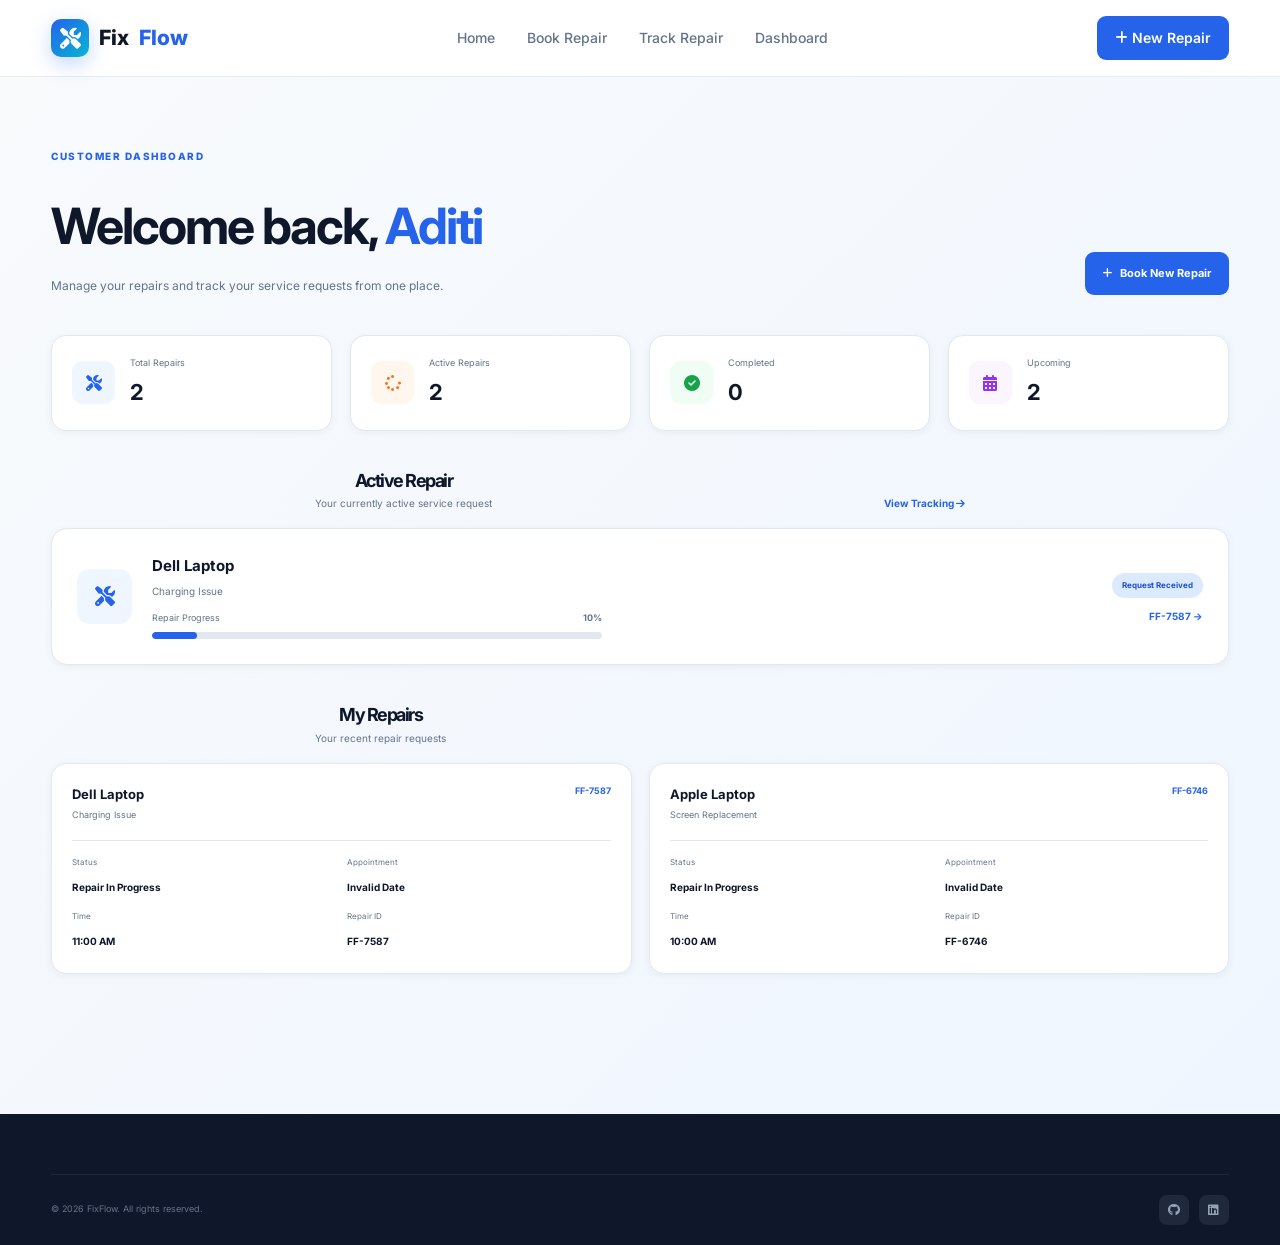
<file: pages/dashboard.html>
<!DOCTYPE html>
<html lang="en">

<head>

    <meta charset="UTF-8">

    <meta
        name="viewport"
        content="width=device-width, initial-scale=1.0"
    >

    <title>Dashboard | FixFlow</title>

    <link
        rel="stylesheet"
        href="../css/style.css"
    >

    <link
        rel="stylesheet"
        href="../css/dashboard.css"
    >

    <link
        rel="stylesheet"
        href="https://cdnjs.cloudflare.com/ajax/libs/font-awesome/6.5.2/css/all.min.css"
    >

</head>


<body>


<!-- ================= NAVBAR ================= -->

<header class="navbar">

    <div class="container nav-container">

        <a
            href="../index.html"
            class="logo"
        >

            <span class="logo-icon">
                <i class="fa-solid fa-screwdriver-wrench"></i>
            </span>

            Fix<span>Flow</span>

        </a>


        <nav class="nav-links">

            <a href="../index.html">
                Home
            </a>

            <a href="book-repair.html">
                Book Repair
            </a>

            <a href="track-repair.html">
                Track Repair
            </a>

            <a
                href="dashboard.html"
                class="active"
            >
                Dashboard
            </a>

        </nav>


        <a
            href="book-repair.html"
            class="nav-cta"
        >
            <i class="fa-solid fa-plus"></i>
            New Repair
        </a>

    </div>

</header>


<!-- ================= DASHBOARD ================= -->

<main class="dashboard-page">

    <div class="container">


        <!-- ================= WELCOME ================= -->

        <section class="dashboard-header">

            <div>

                <span class="section-tag">
                    CUSTOMER DASHBOARD
                </span>

                <h1>
                    Welcome back,
                    <span id="customerName">
                        Customer
                    </span>
                </h1>

                <p>
                    Manage your repairs and track
                    your service requests from one place.
                </p>

            </div>


            <a
                href="book-repair.html"
                class="dashboard-book-btn"
            >

                <i class="fa-solid fa-plus"></i>

                Book New Repair

            </a>

        </section>


        <!-- ================= STATS ================= -->

        <section class="stats-grid">


            <div class="stat-card">

                <div class="stat-icon blue">

                    <i class="fa-solid fa-screwdriver-wrench"></i>

                </div>

                <div>

                    <span>
                        Total Repairs
                    </span>

                    <strong id="totalRepairs">
                        0
                    </strong>

                </div>

            </div>


            <div class="stat-card">

                <div class="stat-icon orange">

                    <i class="fa-solid fa-spinner"></i>

                </div>

                <div>

                    <span>
                        Active Repairs
                    </span>

                    <strong id="activeRepairs">
                        0
                    </strong>

                </div>

            </div>


            <div class="stat-card">

                <div class="stat-icon green">

                    <i class="fa-solid fa-circle-check"></i>

                </div>

                <div>

                    <span>
                        Completed
                    </span>

                    <strong id="completedRepairs">
                        0
                    </strong>

                </div>

            </div>


            <div class="stat-card">

                <div class="stat-icon purple">

                    <i class="fa-solid fa-calendar-days"></i>

                </div>

                <div>

                    <span>
                        Upcoming
                    </span>

                    <strong id="upcomingRepairs">
                        0
                    </strong>

                </div>

            </div>

        </section>


        <!-- ================= ACTIVE REPAIR ================= -->

        <section class="dashboard-section">

            <div class="section-heading">

                <div>

                    <h2>
                        Active Repair
                    </h2>

                    <p>
                        Your currently active service request
                    </p>

                </div>

                <a href="track-repair.html">
                    View Tracking
                    <i class="fa-solid fa-arrow-right"></i>
                </a>

            </div>


            <div
                id="activeRepairContainer"
                class="active-repair-container"
            >

                <!-- JavaScript will insert repair -->

            </div>

        </section>


        <!-- ================= MY REPAIRS ================= -->

        <section class="dashboard-section">

            <div class="section-heading">

                <div>

                    <h2>
                        My Repairs
                    </h2>

                    <p>
                        Your recent repair requests
                    </p>

                </div>

            </div>


            <div
                id="repairsContainer"
                class="repairs-container"
            >

                <!-- JavaScript will insert repairs -->

            </div>

        </section>


    </div>

</main>


<!-- ================= FOOTER ================= -->

<footer class="footer">

    <div class="container footer-bottom">

        <p>
            © 2026 FixFlow. All rights reserved.
        </p>

        <div class="social-links">

            <a href="#">
                <i class="fa-brands fa-github"></i>
            </a>

            <a href="#">
                <i class="fa-brands fa-linkedin"></i>
            </a>

        </div>

    </div>

</footer>


<script src="../js/dashboard.js"></script>

</body>

</html>
</file>
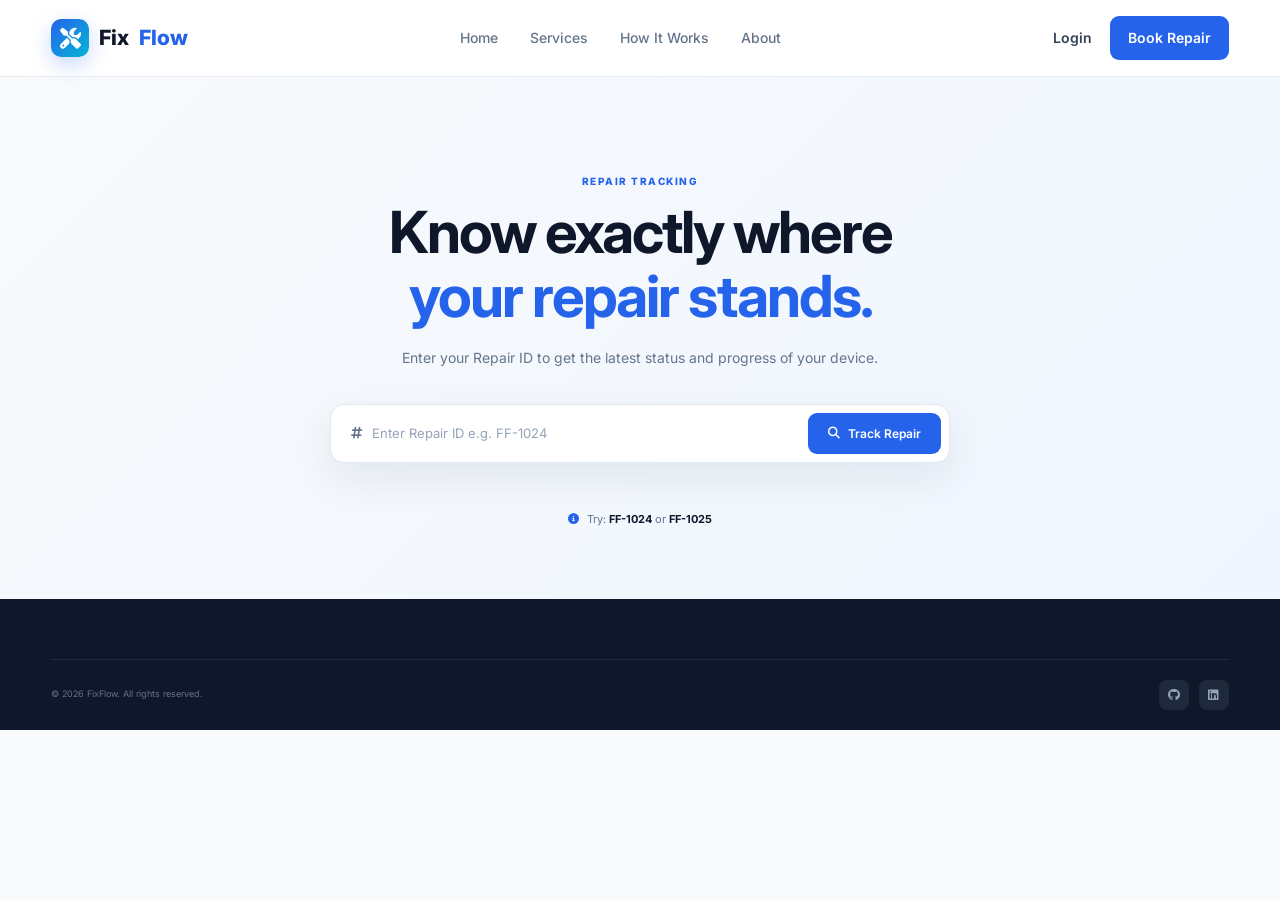
<file: pages/track-repair.html>
<!DOCTYPE html>
<html lang="en">

<head>
    <meta charset="UTF-8">

    <meta
        name="viewport"
        content="width=device-width, initial-scale=1.0"
    >

    <title>Track Repair | FixFlow</title>

    <link
        rel="stylesheet"
        href="../css/style.css"
    >

    <link
        rel="stylesheet"
        href="../css/tracking.css"
    >

    <link
        rel="stylesheet"
        href="https://cdnjs.cloudflare.com/ajax/libs/font-awesome/6.5.2/css/all.min.css"
    >
</head>


<body>

    <!-- ================= NAVBAR ================= -->

    <header class="navbar">

        <div class="container nav-container">

            <a href="../index.html" class="logo">

                <span class="logo-icon">
                    <i class="fa-solid fa-screwdriver-wrench"></i>
                </span>

                Fix<span>Flow</span>

            </a>


            <nav class="nav-links">

                <a href="../index.html">
                    Home
                </a>

                <a href="../index.html#services">
                    Services
                </a>

                <a href="../index.html#how-it-works">
                    How It Works
                </a>

                <a href="../index.html#about">
                    About
                </a>

            </nav>


            <div class="nav-actions">

                <a href="#" class="login-btn">
                    Login
                </a>

                <a href="book-repair.html" class="nav-cta">
    Book Repair
</a>
            </div>


            <button class="menu-btn">

                <i class="fa-solid fa-bars"></i>

            </button>

        </div>

    </header>


    <!-- ================= PAGE HEADER ================= -->

    <section class="tracking-hero">

        <div class="container">

            <div class="tracking-heading">

                <span class="section-tag">
                    REPAIR TRACKING
                </span>

                <h1>
                    Know exactly where
                    <span>your repair stands.</span>
                </h1>

                <p>
                    Enter your Repair ID to get the latest
                    status and progress of your device.
                </p>

            </div>


            <!-- ================= SEARCH ================= -->

            <div class="tracking-search">

                <div class="search-input-wrapper">

                    <i class="fa-solid fa-hashtag"></i>

                    <input
                        type="text"
                        id="repairIdInput"
                        placeholder="Enter Repair ID e.g. FF-1024"
                        autocomplete="off"
                    >

                </div>


                <button
                    id="trackButton"
                    class="track-button"
                >

                    <i class="fa-solid fa-magnifying-glass"></i>

                    Track Repair

                </button>

            </div>


            <p
                id="errorMessage"
                class="error-message"
            ></p>


            <div class="demo-hint">

                <i class="fa-solid fa-circle-info"></i>

                Try:
                <strong>FF-1024</strong>
                or
                <strong>FF-1025</strong>

            </div>

        </div>

    </section>


    <!-- ================= RESULT ================= -->

    <section
        class="tracking-result-section"
        id="trackingResult"
    >

        <div class="container">

            <div class="repair-result-card">


                <!-- RESULT HEADER -->

                <div class="result-header">

                    <div>

                        <span class="result-label">
                            REPAIR ID
                        </span>

                        <h2 id="resultRepairId">
                            FF-1024
                        </h2>

                    </div>


                    <span
                        id="resultStatus"
                        class="result-status"
                    >
                        <span></span>
                        Repair In Progress
                    </span>

                </div>


                <!-- DEVICE -->

                <div class="result-device">

                    <div class="result-device-icon">

                        <i
                            id="deviceIcon"
                            class="fa-solid fa-laptop"
                        ></i>

                    </div>


                    <div>

                        <h3 id="deviceName">
                            Dell Inspiron Laptop
                        </h3>

                        <p id="repairType">
                            Screen replacement
                        </p>

                    </div>

                </div>


                <!-- PROGRESS -->

                <div class="repair-progress">

                    <div class="progress-heading">

                        <span>
                            Repair Progress
                        </span>

                        <strong id="progressText">
                            68%
                        </strong>

                    </div>


                    <div class="large-progress-bar">

                        <div
                            id="progressFill"
                            class="large-progress-fill"
                        ></div>

                    </div>

                </div>


                <!-- DETAILS -->

                <div class="repair-details">

                    <div class="detail-box">

                        <span>
                            Estimated Cost
                        </span>

                        <strong id="repairCost">
                            ₹5,300
                        </strong>

                    </div>


                    <div class="detail-box">

                        <span>
                            Expected Completion
                        </span>

                        <strong id="completionDate">
                            17 Aug 2026
                        </strong>

                    </div>


                    <div class="detail-box">

                        <span>
                            Technician
                        </span>

                        <strong id="technicianName">
                            Rahul Patil
                        </strong>

                    </div>

                </div>


                <!-- TIMELINE -->

                <div class="result-timeline">

                    <h3>
                        Repair Timeline
                    </h3>


                    <div id="timelineContainer">

                        <!-- JavaScript will create timeline -->

                    </div>

                </div>


            </div>

        </div>

    </section>


    <!-- ================= FOOTER ================= -->

    <footer class="footer">

        <div class="container footer-bottom">

            <p>
                © 2026 FixFlow. All rights reserved.
            </p>

            <div class="social-links">

                <a href="#">
                    <i class="fa-brands fa-github"></i>
                </a>

                <a href="#">
                    <i class="fa-brands fa-linkedin"></i>
                </a>

            </div>

        </div>

    </footer>


    <script src="../js/tracking.js"></script>

</body>

</html>
</file>
<file: css/style.css>
/* =====================================================
   FIXFLOW
   Global Styles
===================================================== */

@import url('https://fonts.googleapis.com/css2?family=Inter:wght@400;500;600;700;800&display=swap');


/* ================= ROOT ================= */

:root {

    --primary: #2563eb;
    --primary-dark: #1d4ed8;
    --cyan: #06b6d4;

    --dark: #0f172a;
    --dark-light: #1e293b;

    --text: #334155;
    --text-light: #64748b;

    --background: #f8fafc;
    --white: #ffffff;

    --border: #e2e8f0;

    --success: #10b981;
    --warning: #f59e0b;
    --danger: #ef4444;

    --container: 1180px;

    --radius-sm: 8px;
    --radius-md: 14px;
    --radius-lg: 22px;

    --shadow-sm:
        0 2px 8px rgba(15, 23, 42, 0.05);

    --shadow-md:
        0 15px 40px rgba(15, 23, 42, 0.08);

    --transition:
        all 0.3s ease;
}


/* ================= RESET ================= */

* {
    margin: 0;
    padding: 0;
    box-sizing: border-box;
}

html {
    scroll-behavior: smooth;
}

body {
    font-family: 'Inter', sans-serif;
    background: var(--background);
    color: var(--text);
    line-height: 1.6;
}

a {
    text-decoration: none;
    color: inherit;
}

button {
    font-family: inherit;
    cursor: pointer;
}

img {
    max-width: 100%;
    display: block;
}


/* ================= CONTAINER ================= */

.container {
    width: min(92%, var(--container));
    margin: auto;
}


/* ================= NAVBAR ================= */

.navbar {
    position: sticky;
    top: 0;
    z-index: 1000;

    background:
        rgba(255, 255, 255, 0.92);

    backdrop-filter: blur(14px);

    border-bottom:
        1px solid rgba(226, 232, 240, 0.8);
}

.nav-container {
    min-height: 76px;

    display: flex;
    align-items: center;
    justify-content: space-between;

    gap: 30px;
}


/* LOGO */

.logo {
    display: flex;
    align-items: center;
    gap: 10px;

    font-size: 21px;
    font-weight: 800;

    color: var(--dark);
}

.logo span:last-child {
    color: var(--primary);
}

.logo-icon {
    width: 38px;
    height: 38px;

    display: grid;
    place-items: center;

    color: var(--white);

    background:
        linear-gradient(
            135deg,
            var(--primary),
            var(--cyan)
        );

    border-radius: 10px;

    box-shadow:
        0 7px 20px rgba(37, 99, 235, 0.25);
}


/* NAV LINKS */

.nav-links {
    display: flex;
    align-items: center;
    gap: 32px;
}

.nav-links a {
    font-size: 14px;
    font-weight: 500;

    color: var(--text-light);

    transition: var(--transition);
}

.nav-links a:hover {
    color: var(--primary);
}


/* NAV ACTIONS */

.nav-actions {
    display: flex;
    align-items: center;
    gap: 18px;
}

.login-btn {
    font-size: 14px;
    font-weight: 600;

    color: var(--text);
}

.nav-cta {
    padding: 11px 18px;

    color: white;

    background: var(--primary);

    border-radius: 9px;

    font-size: 14px;
    font-weight: 600;

    transition: var(--transition);
}

.nav-cta:hover {
    background: var(--primary-dark);

    transform: translateY(-2px);
}


/* MOBILE MENU */

.menu-btn {
    display: none;

    border: none;
    background: none;

    font-size: 22px;
    color: var(--dark);
}


/* ================= HERO ================= */

.hero {
    position: relative;
    overflow: hidden;

    min-height: 680px;

    display: flex;
    align-items: center;

    background:
        linear-gradient(
            135deg,
            #f8fafc 0%,
            #eff6ff 100%
        );

    padding: 80px 0;
}


/* BACKGROUND CIRCLES */

.hero-bg-circle {
    position: absolute;

    border-radius: 50%;

    filter: blur(1px);

    pointer-events: none;
}

.circle-one {
    width: 450px;
    height: 450px;

    right: -150px;
    top: -180px;

    background:
        rgba(37, 99, 235, 0.08);
}

.circle-two {
    width: 300px;
    height: 300px;

    left: -150px;
    bottom: -120px;

    background:
        rgba(6, 182, 212, 0.07);
}


/* HERO CONTAINER */

.hero-container {
    display: grid;

    grid-template-columns:
        1fr 0.9fr;

    align-items: center;

    gap: 80px;

    position: relative;
    z-index: 2;
}


/* HERO CONTENT */

.hero-badge {
    display: inline-flex;
    align-items: center;
    gap: 8px;

    padding: 7px 13px;

    background: white;

    border:
        1px solid #dbeafe;

    border-radius: 50px;

    color: var(--primary);

    font-size: 12px;
    font-weight: 600;

    margin-bottom: 22px;
}

.pulse-dot {
    width: 7px;
    height: 7px;

    border-radius: 50%;

    background: var(--success);

    box-shadow:
        0 0 0 4px rgba(16, 185, 129, 0.12);
}


.hero-content h1 {
    max-width: 650px;

    font-size: clamp(
        48px,
        6vw,
        72px
    );

    line-height: 1.05;

    letter-spacing: -3px;

    color: var(--dark);

    font-weight: 800;

    margin-bottom: 25px;
}

.hero-content h1 span {
    color: var(--primary);
}


.hero-description {
    max-width: 560px;

    font-size: 17px;

    color: var(--text-light);

    margin-bottom: 32px;
}


/* HERO BUTTONS */

.hero-buttons {
    display: flex;
    align-items: center;

    gap: 14px;

    margin-bottom: 30px;
}

.primary-btn,
.secondary-btn {

    display: inline-flex;
    align-items: center;
    justify-content: center;

    gap: 10px;

    padding: 14px 21px;

    border-radius: 10px;

    font-size: 14px;
    font-weight: 600;

    transition: var(--transition);
}

.primary-btn {
    color: white;

    background:
        linear-gradient(
            135deg,
            var(--primary),
            #3b82f6
        );

    box-shadow:
        0 10px 25px
        rgba(37, 99, 235, 0.25);
}

.primary-btn:hover {
    transform: translateY(-3px);

    box-shadow:
        0 15px 30px
        rgba(37, 99, 235, 0.3);
}


.secondary-btn {
    background: white;

    border:
        1px solid var(--border);

    color: var(--dark);
}

.secondary-btn:hover {
    border-color: var(--primary);

    color: var(--primary);
}


/* TRUST */

.hero-trust {
    display: flex;
    flex-wrap: wrap;

    gap: 20px;
}

.trust-item {
    display: flex;
    align-items: center;

    gap: 7px;

    font-size: 12px;

    color: var(--text-light);
}

.trust-item i {
    color: var(--success);
}


/* ================= TRACKING CARD ================= */

.tracking-wrapper {
    position: relative;
}

.tracking-card {

    position: relative;
    z-index: 2;

    background: white;

    border:
        1px solid rgba(226, 232, 240, 0.8);

    border-radius: 22px;

    padding: 25px;

    box-shadow:
        0 30px 70px
        rgba(15, 23, 42, 0.12);
}


/* TRACKING HEADER */

.tracking-header {

    display: flex;
    align-items: center;
    justify-content: space-between;

    margin-bottom: 22px;
}

.small-label {

    font-size: 10px;

    color: var(--text-light);

    font-weight: 700;

    letter-spacing: 1px;
}

.tracking-header h3 {

    font-size: 18px;

    color: var(--dark);

    margin-top: 3px;
}

.status-badge {

    display: inline-flex;
    align-items: center;

    gap: 7px;

    padding: 7px 10px;

    background: #ecfdf5;

    color: #059669;

    border-radius: 50px;

    font-size: 11px;
    font-weight: 600;
}

.status-badge span {

    width: 6px;
    height: 6px;

    background: var(--success);

    border-radius: 50%;
}


/* DEVICE INFO */

.device-info {

    display: flex;
    align-items: center;

    gap: 14px;

    padding: 15px;

    background: #f8fafc;

    border-radius: 12px;

    margin-bottom: 22px;
}

.device-icon {

    width: 45px;
    height: 45px;

    display: grid;
    place-items: center;

    background: #eff6ff;

    color: var(--primary);

    border-radius: 11px;

    font-size: 19px;
}

.device-info h4 {

    color: var(--dark);

    font-size: 14px;
}

.device-info p {

    font-size: 11px;

    color: var(--text-light);

    margin-top: 2px;
}


/* PROGRESS */

.progress-section {
    margin-bottom: 25px;
}

.progress-top {

    display: flex;
    justify-content: space-between;

    font-size: 11px;

    margin-bottom: 8px;

    color: var(--text-light);
}

.progress-top strong {
    color: var(--primary);
}

.progress-bar {

    height: 7px;

    background: #e2e8f0;

    border-radius: 20px;

    overflow: hidden;
}

.progress-fill {

    height: 100%;

    width: 68%;

    background:
        linear-gradient(
            90deg,
            var(--primary),
            var(--cyan)
        );

    border-radius: 20px;
}


/* TIMELINE */

.repair-timeline {
    display: flex;
    flex-direction: column;

    gap: 18px;

    position: relative;
}

.repair-timeline::before {

    content: '';

    position: absolute;

    left: 15px;
    top: 15px;
    bottom: 15px;

    width: 1px;

    background: #e2e8f0;
}

.timeline-item {

    display: flex;

    gap: 13px;

    position: relative;
    z-index: 1;
}

.timeline-icon {

    flex-shrink: 0;

    width: 31px;
    height: 31px;

    display: grid;
    place-items: center;

    border-radius: 50%;

    font-size: 11px;
}

.timeline-item.completed .timeline-icon {

    background: #ecfdf5;

    color: var(--success);
}

.timeline-item.active .timeline-icon {

    background: #eff6ff;

    color: var(--primary);

    box-shadow:
        0 0 0 5px #dbeafe;
}

.timeline-item.upcoming .timeline-icon {

    background: #f1f5f9;

    color: #94a3b8;
}

.timeline-item strong {

    display: block;

    color: var(--dark);

    font-size: 12px;

    margin-bottom: 2px;
}

.timeline-item span {

    display: block;

    font-size: 10px;

    color: var(--text-light);
}


/* TRACKING FOOTER */

.tracking-footer {

    display: flex;
    justify-content: space-between;
    align-items: center;

    border-top:
        1px solid var(--border);

    margin-top: 23px;
    padding-top: 18px;
}

.tracking-footer span {

    display: block;

    font-size: 10px;

    color: var(--text-light);
}

.tracking-footer strong {

    display: block;

    font-size: 18px;

    color: var(--dark);

    margin-top: 3px;
}

.tracking-footer button {

    border: none;

    background: transparent;

    color: var(--primary);

    font-size: 11px;
    font-weight: 600;
}


/* ================= FLOATING CARDS ================= */

.floating-card {

    position: absolute;

    z-index: 3;

    display: flex;
    align-items: center;

    gap: 10px;

    padding: 11px 14px;

    background: white;

    border-radius: 12px;

    box-shadow:
        0 15px 35px
        rgba(15, 23, 42, 0.12);

    animation: float 4s ease-in-out infinite;
}

.floating-card strong {

    display: block;

    font-size: 10px;

    color: var(--dark);
}

.floating-card span {

    display: block;

    font-size: 8px;

    color: var(--text-light);
}

.floating-card-one {

    top: 35px;
    right: -45px;
}

.floating-card-two {

    bottom: 30px;
    left: -55px;

    animation-delay: 1s;
}

.floating-icon {

    width: 31px;
    height: 31px;

    display: grid;
    place-items: center;

    border-radius: 8px;

    font-size: 12px;
}

.floating-icon.green {

    background: #ecfdf5;
    color: var(--success);
}

.floating-icon.blue {

    background: #eff6ff;
    color: var(--primary);
}


@keyframes float {

    0%,
    100% {
        transform: translateY(0);
    }

    50% {
        transform: translateY(-8px);
    }
}


/* ================= SECTIONS ================= */

.section {
    padding: 100px 0;
}

.section-heading {
    max-width: 650px;

    margin: 0 auto 55px;

    text-align: center;
}

.section-tag {

    display: inline-block;

    color: var(--primary);

    font-size: 10px;

    font-weight: 800;

    letter-spacing: 1.5px;

    margin-bottom: 12px;
}

.section-heading h2,
.why-content h2 {

    color: var(--dark);

    font-size: clamp(
        32px,
        4vw,
        45px
    );

    line-height: 1.15;

    letter-spacing: -1.5px;

    margin-bottom: 15px;
}

.section-heading h2 span,
.why-content h2 span {

    color: var(--primary);
}

.section-heading p {

    color: var(--text-light);

    font-size: 14px;
}


/* ================= SERVICES ================= */

.services {
    background: white;
}

.service-grid {

    display: grid;

    grid-template-columns:
        repeat(4, 1fr);

    gap: 20px;
}

.service-card {

    padding: 26px;

    border:
        1px solid var(--border);

    border-radius: var(--radius-md);

    transition: var(--transition);

    background: white;
}

.service-card:hover {

    transform: translateY(-7px);

    box-shadow: var(--shadow-md);

    border-color: #bfdbfe;
}

.service-icon {

    width: 50px;
    height: 50px;

    display: grid;
    place-items: center;

    border-radius: 12px;

    margin-bottom: 20px;

    font-size: 20px;
}

.service-icon.laptop {
    background: #eff6ff;
    color: var(--primary);
}

.service-icon.mobile {
    background: #ecfeff;
    color: #0891b2;
}

.service-icon.tablet {
    background: #f0fdf4;
    color: #16a34a;
}

.service-icon.appliance {
    background: #fff7ed;
    color: #ea580c;
}

.service-card h3 {

    font-size: 16px;

    color: var(--dark);

    margin-bottom: 9px;
}

.service-card p {

    color: var(--text-light);

    font-size: 12px;

    margin-bottom: 18px;
}

.service-card a {

    display: inline-flex;

    align-items: center;

    gap: 7px;

    color: var(--primary);

    font-size: 11px;

    font-weight: 700;
}


/* ================= HOW IT WORKS ================= */

.how-it-works {

    background: #f8fafc;
}

.steps {

    display: flex;
    align-items: flex-start;

    justify-content: space-between;

    gap: 15px;
}

.step {

    flex: 1;

    text-align: center;

    position: relative;
}

.step-number {

    color: #cbd5e1;

    font-size: 12px;

    font-weight: 800;

    margin-bottom: 10px;
}

.step-icon {

    width: 58px;
    height: 58px;

    display: grid;
    place-items: center;

    margin: 0 auto 18px;

    background: white;

    color: var(--primary);

    border-radius: 15px;

    font-size: 20px;

    box-shadow: var(--shadow-sm);

    border:
        1px solid var(--border);
}

.step h3 {

    color: var(--dark);

    font-size: 14px;

    margin-bottom: 8px;
}

.step p {

    color: var(--text-light);

    font-size: 11px;

    max-width: 190px;

    margin: auto;
}

.step-line {

    width: 70px;

    height: 1px;

    background: #cbd5e1;

    margin-top: 75px;
}


/* ================= WHY FIXFLOW ================= */

.why-fixflow {

    background: white;
}

.why-container {

    display: grid;

    grid-template-columns:
        1fr 0.8fr;

    align-items: center;

    gap: 100px;
}

.why-content > p {

    color: var(--text-light);

    font-size: 14px;

    max-width: 520px;

    margin-bottom: 30px;
}

.benefit-list {

    display: flex;

    flex-direction: column;

    gap: 22px;
}

.benefit {

    display: flex;

    gap: 15px;
}

.benefit-icon {

    flex-shrink: 0;

    width: 40px;
    height: 40px;

    display: grid;
    place-items: center;

    background: #eff6ff;

    color: var(--primary);

    border-radius: 10px;

    font-size: 14px;
}

.benefit h3 {

    color: var(--dark);

    font-size: 13px;

    margin-bottom: 2px;
}

.benefit p {

    color: var(--text-light);

    font-size: 11px;
}


/* STATS CARD */

.stats-card {

    padding: 30px;

    background:
        linear-gradient(
            145deg,
            #0f172a,
            #172554
        );

    border-radius: 22px;

    color: white;

    box-shadow:
        0 30px 60px
        rgba(15, 23, 42, 0.2);
}

.stats-header {

    display: flex;

    justify-content: space-between;

    align-items: center;

    color: #94a3b8;

    font-size: 9px;

    letter-spacing: 1.2px;

    font-weight: 700;
}

.live-indicator {

    display: flex;

    align-items: center;

    gap: 5px;

    color: #6ee7b7;

    letter-spacing: 0;
}

.live-indicator span {

    width: 6px;
    height: 6px;

    border-radius: 50%;

    background: #10b981;
}

.big-stat {

    margin: 50px 0 35px;
}

.big-stat strong {

    display: block;

    font-size: 45px;

    line-height: 1;

    letter-spacing: -2px;
}

.big-stat span {

    color: #94a3b8;

    font-size: 11px;

    display: block;

    margin-top: 7px;
}

.mini-stats {

    display: grid;

    grid-template-columns:
        1fr 1fr;

    gap: 15px;

    border-top:
        1px solid rgba(255,255,255,0.1);

    border-bottom:
        1px solid rgba(255,255,255,0.1);

    padding: 22px 0;
}

.mini-stats strong {

    display: block;

    font-size: 20px;
}

.mini-stats span {

    display: block;

    color: #94a3b8;

    font-size: 9px;

    margin-top: 4px;
}

.stats-message {

    display: flex;

    gap: 10px;

    margin-top: 22px;

    align-items: flex-start;
}

.stats-message i {

    color: #fbbf24;

    margin-top: 3px;
}

.stats-message p {

    color: #cbd5e1;

    font-size: 10px;
}


/* ================= CTA ================= */

.cta-section {

    padding: 75px 0;

    background:
        linear-gradient(
            135deg,
            var(--primary),
            #0ea5e9
        );
}

.cta-content {

    display: flex;

    align-items: center;

    justify-content: space-between;

    gap: 40px;
}

.section-tag.light {
    color: #bfdbfe;
}

.cta-content h2 {

    color: white;

    font-size: clamp(
        30px,
        4vw,
        44px
    );

    line-height: 1.15;

    letter-spacing: -1.5px;

    margin-bottom: 10px;
}

.cta-content h2 span {
    color: #dbeafe;
}

.cta-content p {

    color: #dbeafe;

    font-size: 13px;
}

.cta-button {

    flex-shrink: 0;

    display: inline-flex;

    align-items: center;

    gap: 10px;

    padding: 14px 21px;

    background: white;

    color: var(--primary);

    border-radius: 10px;

    font-size: 13px;

    font-weight: 700;

    transition: var(--transition);
}

.cta-button:hover {

    transform: translateY(-3px);

    box-shadow:
        0 12px 25px
        rgba(15, 23, 42, 0.18);
}


/* ================= FOOTER ================= */

.footer {

    background: var(--dark);

    color: white;

    padding-top: 60px;
}

.footer-container {

    display: flex;

    justify-content: space-between;

    gap: 60px;

    padding-bottom: 45px;
}

.footer-brand p {

    color: #64748b;

    font-size: 11px;

    margin-top: 12px;
}

.footer-links {

    display: flex;

    gap: 70px;
}

.footer-links h4 {

    font-size: 11px;

    margin-bottom: 15px;

    color: white;
}

.footer-links a {

    display: block;

    color: #64748b;

    font-size: 10px;

    margin-bottom: 9px;

    transition: var(--transition);
}

.footer-links a:hover {
    color: white;
}

.footer-bottom {

    display: flex;

    align-items: center;

    justify-content: space-between;

    border-top:
        1px solid #1e293b;

    padding: 20px 0;
}

.footer-bottom p {

    color: #64748b;

    font-size: 9px;
}

.social-links {

    display: flex;

    gap: 10px;
}

.social-links a {

    width: 30px;
    height: 30px;

    display: grid;
    place-items: center;

    background: #1e293b;

    color: #94a3b8;

    border-radius: 8px;

    font-size: 12px;

    transition: var(--transition);
}

.social-links a:hover {

    background: var(--primary);

    color: white;
}


/* =====================================================
   TABLET
===================================================== */

@media (max-width: 1000px) {

    .nav-links {
        gap: 18px;
    }

    .hero-container {

        grid-template-columns:
            1fr;

        gap: 60px;
    }

    .hero-content {

        text-align: center;
    }

    .hero-content h1,
    .hero-description {

        margin-left: auto;
        margin-right: auto;
    }

    .hero-buttons,
    .hero-trust {

        justify-content: center;
    }

    .tracking-wrapper {

        max-width: 550px;

        width: 100%;

        margin: auto;
    }

    .service-grid {

        grid-template-columns:
            repeat(2, 1fr);
    }

    .why-container {

        grid-template-columns:
            1fr;

        gap: 50px;
    }

    .why-content {

        text-align: center;
    }

    .why-content > p {

        margin-left: auto;
        margin-right: auto;
    }

    .benefit {

        text-align: left;

        max-width: 500px;

        margin: auto;
    }

}


/* =====================================================
   MOBILE
===================================================== */

@media (max-width: 700px) {

    .nav-links,
    .nav-actions {
        display: none;
    }

    .menu-btn {
        display: block;
    }

    .hero {

        padding: 65px 0;

        min-height: auto;
    }

    .hero-content h1 {

        font-size: 48px;

        letter-spacing: -2px;
    }

    .hero-description {

        font-size: 14px;
    }

    .hero-buttons {

        flex-direction: column;

        width: 100%;
    }

    .primary-btn,
    .secondary-btn {

        width: 100%;
    }

    .hero-trust {

        flex-direction: column;

        align-items: center;

        gap: 10px;
    }

    .floating-card {

        display: none;
    }

    .tracking-card {

        padding: 19px;
    }

    .tracking-header {

        align-items: flex-start;

        gap: 10px;
    }

    .status-badge {

        font-size: 9px;
    }

    .section {

        padding: 70px 0;
    }

    .section-heading {

        margin-bottom: 40px;
    }

    .section-heading h2,
    .why-content h2 {

        font-size: 32px;
    }

    .service-grid {

        grid-template-columns: 1fr;
    }

    .steps {

        flex-direction: column;

        align-items: center;

        gap: 25px;
    }

    .step-line {

        width: 1px;

        height: 35px;

        margin: 0;
    }

    .cta-content {

        flex-direction: column;

        align-items: flex-start;
    }

    .cta-button {

        width: 100%;

        justify-content: center;
    }

    .footer-container {

        flex-direction: column;
    }

    .footer-links {

        display: grid;

        grid-template-columns:
            repeat(3, 1fr);

        gap: 20px;
    }

    .footer-bottom {

        flex-direction: column;

        gap: 15px;

        align-items: flex-start;
    }

}


/* =====================================================
   SMALL MOBILE
===================================================== */

@media (max-width: 420px) {

    .hero-content h1 {
        font-size: 42px;
    }

    .tracking-footer {

        align-items: flex-start;

        gap: 15px;

        flex-direction: column;
    }

    .footer-links {

        grid-template-columns:
            1fr 1fr;
    }

}
</file>
<file: css/admin.css>
/* ==========================================
   FIXFLOW ADMIN DASHBOARD
========================================== */

.admin-page {
    min-height: 80vh;
    padding: 60px 0 100px;
    background: linear-gradient(135deg, #f8fafc, #eff6ff);
}


/* ==========================================
   ADMIN HEADER
========================================== */

.admin-header {
    display: flex;
    justify-content: space-between;
    align-items: end;
    gap: 30px;
    margin-bottom: 40px;
}

.admin-header h1 {
    font-size: clamp(35px, 5vw, 50px);
    color: var(--dark);
    letter-spacing: -2px;
    margin: 10px 0;
}

.admin-header h1 span {
    color: var(--primary);
}

.admin-header p {
    color: var(--text-light);
    font-size: 12px;
}

.admin-date {
    display: flex;
    align-items: center;
    gap: 8px;
    padding: 11px 15px;
    background: white;
    border: 1px solid var(--border);
    border-radius: 9px;
    color: var(--text-light);
    font-size: 10px;
}


/* ==========================================
   STATISTICS
========================================== */

.admin-stats {
    display: grid;
    grid-template-columns: repeat(4, 1fr);
    gap: 18px;
    margin-bottom: 35px;
}

.admin-stat-card {
    display: flex;
    align-items: center;
    gap: 15px;
    background: white;
    border: 1px solid var(--border);
    border-radius: 15px;
    padding: 20px;
    box-shadow: var(--shadow-sm);
}

.admin-stat-icon {
    width: 45px;
    height: 45px;
    display: grid;
    place-items: center;
    border-radius: 11px;
    font-size: 16px;
}

.admin-stat-icon.blue {
    background: #eff6ff;
    color: #2563eb;
}

.admin-stat-icon.orange {
    background: #fff7ed;
    color: #f97316;
}

.admin-stat-icon.green {
    background: #f0fdf4;
    color: #16a34a;
}

.admin-stat-card span {
    display: block;
    color: var(--text-light);
    font-size: 9px;
    margin-bottom: 5px;
}

.admin-stat-card strong {
    color: var(--dark);
    font-size: 22px;
}


/* ==========================================
   TOOLBAR
========================================== */

.admin-toolbar {
    display: flex;
    justify-content: space-between;
    gap: 15px;
    margin-bottom: 25px;
}

.search-box,
.filter-box {
    display: flex;
    align-items: center;
    gap: 10px;
    background: white;
    border: 1px solid var(--border);
    border-radius: 10px;
    padding: 0 14px;
}

.search-box {
    flex: 1;
}

.search-box i,
.filter-box i {
    color: #94a3b8;
    font-size: 12px;
}

.search-box input,
.filter-box select {
    width: 100%;
    height: 42px;
    border: none;
    outline: none;
    background: transparent;
    color: var(--dark);
    font-size: 10px;
}

.filter-box {
    width: 210px;
}


/* ==========================================
   REQUESTS SECTION
========================================== */

.requests-section {
    margin-bottom: 40px;
}

.section-heading {
    display: flex;
    justify-content: space-between;
    align-items: end;
    margin-bottom: 17px;
}

.section-heading h2 {
    color: var(--dark);
    font-size: 18px;
    margin-bottom: 4px;
}

.section-heading p {
    color: var(--text-light);
    font-size: 10px;
}

#requestCount {
    color: var(--primary);
    font-size: 10px;
    font-weight: 700;
}


/* ==========================================
   REQUEST CARD
========================================== */

.requests-container {
    display: grid;
    gap: 15px;
}

.request-card {
    background: white;
    border: 1px solid var(--border);
    border-radius: 15px;
    padding: 22px;
    box-shadow: var(--shadow-sm);
    transition: 0.25s ease;
}

.request-card:hover {
    transform: translateY(-2px);
    box-shadow: var(--shadow);
}


/* TOP */

.request-card-top {
    display: flex;
    justify-content: space-between;
    align-items: start;
    gap: 20px;
    margin-bottom: 20px;
}

.customer-info {
    display: flex;
    align-items: center;
    gap: 13px;
}

.customer-avatar {
    width: 43px;
    height: 43px;
    display: grid;
    place-items: center;
    border-radius: 50%;
    background: #eff6ff;
    color: var(--primary);
    font-weight: 700;
    font-size: 13px;
}

.customer-info h3 {
    color: var(--dark);
    font-size: 13px;
    margin-bottom: 4px;
}

.customer-info p {
    color: var(--text-light);
    font-size: 9px;
}

.request-id {
    color: var(--primary);
    font-size: 10px;
    font-weight: 700;
}


/* BODY */

.request-card-body {
    display: grid;
    grid-template-columns: repeat(4, 1fr);
    gap: 15px;
    padding: 18px 0;
    border-top: 1px solid var(--border);
    border-bottom: 1px solid var(--border);
}

.request-detail span {
    display: block;
    color: var(--text-light);
    font-size: 8px;
    margin-bottom: 5px;
}

.request-detail strong {
    display: block;
    color: var(--dark);
    font-size: 10px;
}


/* BOTTOM */

.request-card-bottom {
    display: flex;
    justify-content: space-between;
    align-items: center;
    gap: 15px;
    padding-top: 16px;
}

.request-status {
    display: inline-flex;
    align-items: center;
    gap: 6px;
    padding: 6px 11px;
    border-radius: 20px;
    font-size: 8px;
    font-weight: 700;
}

.request-status.received {
    color: #1d4ed8;
    background: #dbeafe;
}

.request-status.diagnosis {
    color: #92400e;
    background: #fef3c7;
}

.request-status.progress {
    color: #7c3aed;
    background: #ede9fe;
}

.request-status.testing {
    color: #0369a1;
    background: #e0f2fe;
}

.request-status.ready {
    color: #15803d;
    background: #dcfce7;
}

.request-status.completed {
    color: #166534;
    background: #bbf7d0;
}

.request-actions {
    display: flex;
    gap: 8px;
}

.view-btn,
.update-btn {
    display: inline-flex;
    align-items: center;
    gap: 6px;
    padding: 8px 12px;
    border-radius: 8px;
    font-size: 9px;
    font-weight: 700;
    cursor: pointer;
    border: none;
}

.view-btn {
    color: var(--primary);
    background: #eff6ff;
}

.update-btn {
    color: white;
    background: var(--primary);
}


/* ==========================================
   EMPTY STATE
========================================== */

.admin-empty {
    padding: 65px 20px;
    text-align: center;
    background: white;
    border: 1px dashed var(--border);
    border-radius: 15px;
}

.admin-empty i {
    color: #94a3b8;
    font-size: 32px;
    margin-bottom: 15px;
}

.admin-empty h3 {
    color: var(--dark);
    font-size: 15px;
    margin-bottom: 6px;
}

.admin-empty p {
    color: var(--text-light);
    font-size: 10px;
}


/* ==========================================
   MODAL
========================================== */

.admin-modal-overlay {
    position: fixed;
    inset: 0;
    z-index: 1000;

    display: none;
    align-items: center;
    justify-content: center;

    padding: 20px;

    background: rgba(15, 23, 42, 0.55);
}

.admin-modal-overlay.show {
    display: flex;
}

.admin-modal {
    position: relative;
    width: min(460px, 100%);
    padding: 30px;
    background: white;
    border-radius: 18px;
    box-shadow: 0 25px 60px rgba(15, 23, 42, 0.2);
}

.modal-close {
    position: absolute;
    top: 17px;
    right: 17px;

    width: 32px;
    height: 32px;

    border: none;
    border-radius: 50%;

    background: #f1f5f9;
    color: #64748b;

    cursor: pointer;
}

.modal-icon {
    width: 48px;
    height: 48px;

    display: grid;
    place-items: center;

    margin-bottom: 15px;

    border-radius: 12px;

    background: #eff6ff;
    color: var(--primary);
}

.admin-modal h2 {
    color: var(--dark);
    font-size: 20px;
    margin-bottom: 5px;
}

.admin-modal > p {
    color: var(--text-light);
    font-size: 10px;
    margin-bottom: 22px;
}

.selected-repair {
    display: flex;
    justify-content: space-between;
    align-items: center;

    padding: 12px 14px;
    margin-bottom: 18px;

    border-radius: 9px;
    background: #f8fafc;
}

.selected-repair span {
    color: var(--text-light);
    font-size: 8px;
}

.selected-repair strong {
    color: var(--primary);
    font-size: 11px;
}

.modal-form-group {
    margin-bottom: 15px;
}

.modal-form-group label {
    display: block;
    color: var(--dark);
    font-size: 9px;
    font-weight: 700;
    margin-bottom: 7px;
}

.modal-form-group input,
.modal-form-group select {
    width: 100%;
    height: 42px;

    padding: 0 12px;

    border: 1px solid var(--border);
    border-radius: 8px;

    outline: none;

    color: var(--dark);
    background: white;

    font-size: 10px;
}

.modal-form-group input:focus,
.modal-form-group select:focus {
    border-color: var(--primary);
}

.save-status-btn {
    width: 100%;
    height: 44px;

    margin-top: 8px;

    border: none;
    border-radius: 9px;

    background: var(--primary);
    color: white;

    font-size: 10px;
    font-weight: 700;

    cursor: pointer;
}


/* ==========================================
   MOBILE
========================================== */

@media (max-width: 900px) {

    .admin-stats {
        grid-template-columns: repeat(2, 1fr);
    }

    .request-card-body {
        grid-template-columns: repeat(2, 1fr);
    }

}


@media (max-width: 650px) {

    .admin-header {
        align-items: start;
        flex-direction: column;
    }

    .admin-toolbar {
        flex-direction: column;
    }

    .filter-box {
        width: 100%;
    }

    .admin-stats {
        grid-template-columns: 1fr;
    }

    .request-card-top {
        flex-direction: column;
    }

    .request-card-bottom {
        align-items: start;
        flex-direction: column;
    }

    .request-actions {
        width: 100%;
    }

    .view-btn,
    .update-btn {
        justify-content: center;
        flex: 1;
    }

    .request-body {
        grid-template-columns: 1fr;
    }

}

/* ==========================================
   ADMIN LOGIN
========================================== */

.admin-login-page {
    min-height: 100vh;

    display: flex;
    align-items: center;
    justify-content: center;

    padding: 30px;

    background:
        linear-gradient(
            135deg,
            #f8fafc,
            #eff6ff
        );
}


.admin-login-card {
    width: min(420px, 100%);

    padding: 40px;

    background: white;

    border: 1px solid var(--border);

    border-radius: 20px;

    box-shadow: var(--shadow);

    text-align: center;
}


.admin-login-icon {
    width: 60px;
    height: 60px;

    display: grid;
    place-items: center;

    margin: 0 auto 20px;

    border-radius: 15px;

    background: #eff6ff;

    color: var(--primary);

    font-size: 22px;
}


.admin-login-card h1 {
    color: var(--dark);

    font-size: 28px;

    margin-bottom: 8px;
}


.admin-login-card h1 span {
    color: var(--primary);
}


.admin-login-card > p {
    color: var(--text-light);

    font-size: 10px;

    margin-bottom: 30px;
}


.login-form-group {
    text-align: left;

    margin-bottom: 18px;
}


.login-form-group label {
    display: block;

    margin-bottom: 7px;

    color: var(--dark);

    font-size: 9px;

    font-weight: 700;
}


.login-input {
    display: flex;
    align-items: center;

    gap: 10px;

    height: 45px;

    padding: 0 13px;

    border: 1px solid var(--border);

    border-radius: 9px;

    background: white;
}


.login-input:focus-within {
    border-color: var(--primary);
}


.login-input i {
    color: #94a3b8;

    font-size: 12px;
}


.login-input input {
    width: 100%;

    border: none;

    outline: none;

    background: transparent;

    color: var(--dark);

    font-size: 10px;
}


.login-error {
    min-height: 16px;

    margin-bottom: 10px !important;

    color: #dc2626 !important;

    font-size: 9px !important;
}


.admin-login-btn {
    width: 100%;

    height: 45px;

    border: none;

    border-radius: 9px;

    background: var(--primary);

    color: white;

    font-size: 10px;

    font-weight: 700;

    cursor: pointer;

    transition: 0.2s ease;
}


.admin-login-btn:hover {
    transform: translateY(-1px);

    opacity: 0.92;
}


.back-home {
    display: inline-flex;

    align-items: center;

    gap: 7px;

    margin-top: 22px;

    color: var(--text-light);

    font-size: 9px;

    text-decoration: none;
}


.back-home:hover {
    color: var(--primary);
}


@media (max-width: 500px) {

    .admin-login-card {
        padding: 30px 22px;
    }

}



/* ==========================================
   ADMIN HEADER FIX
========================================== */

.admin-header > div:last-child {
    display: flex;
    flex-direction: column;
    align-items: flex-end;
    gap: 10px;
}


/* ==========================================
   LOGOUT BUTTON
========================================== */

.admin-logout-btn {
    display: inline-flex !important;

    align-items: center;
    justify-content: center;

    gap: 8px;

    width: auto !important;
    min-width: 100px;

    height: 38px;

    padding: 0 15px;

    border: 1px solid #fecaca !important;

    border-radius: 8px;

    background: #fff1f2 !important;

    color: #dc2626 !important;

    font-family: inherit;

    font-size: 10px;

    font-weight: 700;

    cursor: pointer;

    transition: all 0.2s ease;
}


.admin-logout-btn:hover {
    background: #fee2e2 !important;

    border-color: #fca5a5 !important;

    transform: translateY(-1px);
}


.admin-logout-btn i {
    font-size: 11px;
}


/* ==========================================
   ADMIN HEADER RESPONSIVE
========================================== */

@media (max-width: 700px) {

    .admin-header {
        flex-direction: column;
        align-items: flex-start;
    }

    .admin-header > div:last-child {
        align-items: flex-start;
    }

}


/* ==========================================
   REPAIR REQUESTS SECTION
========================================== */

.repair-requests-section {
    margin-top: 42px;
    padding-bottom: 60px;
}


.repair-requests-header {
    display: flex;

    align-items: center;

    justify-content: space-between;

    margin-bottom: 22px;
}


.repair-requests-header h2 {
    margin: 8px 0 5px;

    color: var(--dark);

    font-size: 28px;

    line-height: 1.2;
}


.repair-requests-header h2 span {
    color: var(--primary);
}


.repair-requests-header p {
    margin: 0;

    color: var(--text-light);

    font-size: 10px;
}


/* ==========================================
   TABLE CONTAINER
========================================== */

.repair-table-wrapper {
    width: 100%;

    overflow-x: auto;

    background: white;

    border: 1px solid var(--border);

    border-radius: 18px;

    box-shadow: var(--shadow);
}


/* ==========================================
   TABLE
========================================== */

.repair-table {
    width: 100%;

    min-width: 950px;

    border-collapse: collapse;
}


.repair-table thead {
    background: #f8fafc;
}


.repair-table th {
    padding: 16px 18px;

    text-align: left;

    color: #64748b;

    font-size: 9px;

    font-weight: 700;

    text-transform: uppercase;

    letter-spacing: 0.5px;

    border-bottom: 1px solid var(--border);
}


.repair-table td {
    padding: 17px 18px;

    color: #475569;

    font-size: 10px;

    border-bottom: 1px solid #eef2f7;

    vertical-align: middle;
}


.repair-table tbody tr:last-child td {
    border-bottom: none;
}


.repair-table tbody tr {
    transition: background 0.2s ease;
}


.repair-table tbody tr:hover {
    background: #f8fafc;
}


.repair-table td strong {
    color: var(--primary);

    font-size: 10px;
}


/* ==========================================
   DEVICE
========================================== */

.table-device {
    display: flex;

    align-items: center;

    gap: 10px;

    min-width: 180px;
}


.table-device-icon {
    width: 34px;

    height: 34px;

    display: grid;

    place-items: center;

    flex-shrink: 0;

    border-radius: 9px;

    background: #eff6ff;

    color: var(--primary);

    font-size: 12px;
}


/* ==========================================
   STATUS
========================================== */

.table-status {
    display: inline-flex;

    align-items: center;

    gap: 7px;

    padding: 7px 10px;

    border-radius: 20px;

    font-size: 8px;

    font-weight: 700;

    white-space: nowrap;
}


.table-status > span {
    width: 6px;

    height: 6px;

    border-radius: 50%;
}


.table-status.in-progress {
    background: #eff6ff;

    color: #2563eb;
}


.table-status.in-progress > span {
    background: #2563eb;
}


.table-status.testing {
    background: #fff7ed;

    color: #ea580c;
}


.table-status.testing > span {
    background: #f97316;
}


/* ==========================================
   UPDATE BUTTON
========================================== */

.table-action-btn {
    display: inline-flex;

    align-items: center;

    justify-content: center;

    gap: 7px;

    padding: 8px 12px;

    border: 1px solid #dbeafe;

    border-radius: 8px;

    background: #eff6ff;

    color: var(--primary);

    font-family: inherit;

    font-size: 8px;

    font-weight: 700;

    cursor: pointer;

    transition: all 0.2s ease;
}


.table-action-btn:hover {
    background: var(--primary);

    color: white;

    border-color: var(--primary);

    transform: translateY(-1px);
}


/* ==========================================
   EMPTY STATE
========================================== */

.empty-repair-state {
    padding: 55px 20px;

    text-align: center;
}


.empty-repair-state i {
    margin-bottom: 15px;

    color: #94a3b8;

    font-size: 30px;
}


.empty-repair-state h3 {
    margin-bottom: 5px;

    color: var(--dark);

    font-size: 16px;
}


.empty-repair-state p {
    margin: 0;

    color: var(--text-light);

    font-size: 10px;
}


/* ==========================================
   REPAIR REQUESTS
========================================== */

.repair-requests {
    margin-top: 40px;
    padding-bottom: 60px;
}


.repair-section-header {
    display: flex;
    align-items: flex-end;
    justify-content: space-between;

    margin-bottom: 22px;
}


.repair-section-header h2 {
    margin: 8px 0 5px;

    font-size: 28px;
    color: var(--dark);
}


.repair-section-header h2 span {
    color: var(--primary);
}


.repair-section-header p {
    margin: 0;

    color: var(--text-light);

    font-size: 10px;
}


.request-count {
    display: flex;
    align-items: center;
    gap: 5px;

    color: var(--text-light);

    font-size: 10px;
}


.request-count strong {
    color: var(--dark);

    font-size: 16px;
}


/* ==========================================
   REPAIR LIST
========================================== */

.repair-list {
    display: grid;

    grid-template-columns:
        repeat(2, minmax(0, 1fr));

    gap: 20px;
}


/* ==========================================
   EMPTY STATE
========================================== */

.empty-repair-state {
    padding: 50px 20px;

    text-align: center;

    background: white;

    border: 1px solid var(--border);

    border-radius: 18px;
}


.empty-repair-state i {
    color: #94a3b8;

    font-size: 30px;

    margin-bottom: 15px;
}


.empty-repair-state h3 {
    color: var(--dark);

    margin-bottom: 6px;
}


.empty-repair-state p {
    color: var(--text-light);

    font-size: 10px;
}


@media (max-width: 900px) {

    .repair-list {
        grid-template-columns: 1fr;
    }

}


@media (max-width: 600px) {

    .repair-section-header {
        flex-direction: column;

        align-items: flex-start;

        gap: 10px;
    }

}
</file>
<file: css/booking.css>
/* ==========================================
   FIXFLOW BOOKING PAGE
========================================== */


/* ================= HERO ================= */

.booking-hero {

    padding: 75px 0 100px;

    background:
        linear-gradient(
            135deg,
            #f8fafc,
            #eff6ff
        );
}


.booking-heading {

    text-align: center;

    max-width: 700px;

    margin: 0 auto 50px;
}


.booking-heading h1 {

    color: var(--dark);

    font-size: clamp(
        38px,
        5vw,
        55px
    );

    line-height: 1.1;

    letter-spacing: -2px;

    margin-bottom: 15px;
}


.booking-heading h1 span {

    color: var(--primary);

    display: block;
}


.booking-heading p {

    color: var(--text-light);

    font-size: 14px;
}


/* ================= LAYOUT ================= */

.booking-layout {

    display: grid;

    grid-template-columns:
        1fr 300px;

    gap: 30px;

    align-items: start;

    max-width: 1000px;

    margin: auto;
}


/* ================= FORM CARD ================= */

.booking-card {

    background: white;

    border:
        1px solid var(--border);

    border-radius: 20px;

    padding: 32px;

    box-shadow:
        0 20px 50px
        rgba(15, 23, 42, 0.08);
}


.form-header {

    padding-bottom: 22px;

    border-bottom:
        1px solid var(--border);

    margin-bottom: 25px;
}


.form-header h2 {

    color: var(--dark);

    font-size: 20px;
}


.form-header p {

    color: var(--text-light);

    font-size: 11px;

    margin-top: 4px;
}


/* ================= FORM SECTION ================= */

.form-section {

    padding-bottom: 25px;

    margin-bottom: 25px;

    border-bottom:
        1px solid var(--border);
}


.form-section:last-of-type {

    border-bottom: none;

    margin-bottom: 0;
}


.form-section h3 {

    display: flex;

    align-items: center;

    gap: 9px;

    color: var(--dark);

    font-size: 13px;

    margin-bottom: 18px;
}


.form-section h3 i {

    color: var(--primary);

    font-size: 14px;
}


/* ================= FORM GRID ================= */

.form-grid {

    display: grid;

    grid-template-columns:
        1fr 1fr;

    gap: 17px;
}


.form-group {

    display: flex;

    flex-direction: column;

    gap: 7px;
}


.form-group.full {

    grid-column: 1 / -1;
}


.form-group label {

    color: var(--dark);

    font-size: 11px;

    font-weight: 600;
}


.form-group input,
.form-group select,
.form-group textarea {

    width: 100%;

    border:
        1px solid var(--border);

    border-radius: 9px;

    padding: 12px;

    outline: none;

    background: #fff;

    color: var(--dark);

    font-family: inherit;

    font-size: 12px;

    transition: var(--transition);
}


.form-group textarea {

    resize: vertical;

    min-height: 90px;
}


.form-group input:focus,
.form-group select:focus,
.form-group textarea:focus {

    border-color: var(--primary);

    box-shadow:
        0 0 0 3px
        rgba(37, 99, 235, 0.08);
}


.form-group input::placeholder,
.form-group textarea::placeholder {

    color: #94a3b8;
}


/* ================= SUBMIT ================= */

.submit-repair-btn {

    width: 100%;

    border: none;

    padding: 15px;

    display: flex;

    align-items: center;

    justify-content: center;

    gap: 10px;

    background:
        linear-gradient(
            135deg,
            var(--primary),
            #3b82f6
        );

    color: white;

    border-radius: 10px;

    font-size: 12px;

    font-weight: 700;

    box-shadow:
        0 10px 25px
        rgba(37, 99, 235, 0.2);

    transition: var(--transition);
}


.submit-repair-btn:hover {

    transform: translateY(-2px);

    box-shadow:
        0 15px 30px
        rgba(37, 99, 235, 0.28);
}


.form-note {

    text-align: center;

    color: var(--text-light);

    font-size: 9px;

    margin-top: 13px;
}


.form-note i {

    color: var(--success);

    margin-right: 4px;
}


/* ================= INFO ================= */

.booking-info {

    display: flex;

    flex-direction: column;

    gap: 15px;

    position: sticky;

    top: 100px;
}


.info-card {

    padding: 20px;

    background: white;

    border:
        1px solid var(--border);

    border-radius: 14px;

    box-shadow: var(--shadow-sm);
}


.info-icon {

    width: 40px;

    height: 40px;

    display: grid;

    place-items: center;

    background: #eff6ff;

    color: var(--primary);

    border-radius: 10px;

    font-size: 15px;

    margin-bottom: 13px;
}


.info-card h3 {

    color: var(--dark);

    font-size: 13px;

    margin-bottom: 5px;
}


.info-card p {

    color: var(--text-light);

    font-size: 10px;

    line-height: 1.6;
}


/* ================= SUCCESS ================= */

.success-overlay {

    position: fixed;

    inset: 0;

    z-index: 2000;

    display: none;

    align-items: center;

    justify-content: center;

    padding: 20px;

    background:
        rgba(15, 23, 42, 0.55);

    backdrop-filter: blur(5px);
}


.success-overlay.show {

    display: flex;
}


.success-modal {

    width: min(
        100%,
        430px
    );

    padding: 35px;

    background: white;

    border-radius: 20px;

    text-align: center;

    box-shadow:
        0 30px 80px
        rgba(15, 23, 42, 0.25);

    animation:
        modalIn 0.3s ease;
}


@keyframes modalIn {

    from {

        opacity: 0;

        transform:
            translateY(20px)
            scale(0.96);

    }

    to {

        opacity: 1;

        transform:
            translateY(0)
            scale(1);

    }

}


.success-icon {

    width: 65px;

    height: 65px;

    display: grid;

    place-items: center;

    margin: 0 auto 18px;

    border-radius: 50%;

    background: #ecfdf5;

    color: var(--success);

    font-size: 25px;
}


.success-modal h2 {

    color: var(--dark);

    font-size: 21px;

    margin-bottom: 8px;
}


.success-modal > p {

    color: var(--text-light);

    font-size: 11px;
}


/* REPAIR ID */

.repair-id-box {

    margin: 22px 0 12px;

    padding: 15px;

    background: #eff6ff;

    border: 1px dashed #93c5fd;

    border-radius: 10px;
}


.repair-id-box span {

    display: block;

    color: var(--text-light);

    font-size: 8px;

    font-weight: 700;

    letter-spacing: 1px;
}


.repair-id-box strong {

    display: block;

    color: var(--primary);

    font-size: 25px;

    letter-spacing: 1px;

    margin-top: 4px;
}


.success-note {

    font-size: 10px !important;

    color: var(--text-light);

    margin-bottom: 20px;
}


/* BUTTONS */

.success-buttons {

    display: flex;

    gap: 10px;

    justify-content: center;
}


.success-buttons .primary-btn {

    font-size: 11px;

    padding: 11px 17px;
}


.close-btn {

    border: 1px solid var(--border);

    background: white;

    color: var(--dark);

    padding: 11px 20px;

    border-radius: 9px;

    font-size: 11px;

    font-weight: 600;
}


/* ================= MOBILE ================= */

@media (max-width: 800px) {

    .booking-layout {

        grid-template-columns: 1fr;
    }


    .booking-info {

        position: static;

        display: grid;

        grid-template-columns:
            repeat(3, 1fr);
    }

}


@media (max-width: 600px) {

    .booking-hero {

        padding: 55px 0 70px;
    }


    .booking-heading h1 {

        font-size: 38px;
    }


    .booking-card {

        padding: 20px;
    }


    .form-grid {

        grid-template-columns: 1fr;
    }


    .form-group.full {

        grid-column: auto;
    }


    .booking-info {

        grid-template-columns: 1fr;
    }


    .success-modal {

        padding: 28px 20px;
    }

}
</file>
<file: css/dashboard.css>
/* ==========================================
   FIXFLOW DASHBOARD
========================================== */

.dashboard-page {

    min-height: 80vh;

    padding: 65px 0 100px;

    background:
        linear-gradient(
            135deg,
            #f8fafc,
            #eff6ff
        );
}


/* ================= HEADER ================= */

.dashboard-header {

    display: flex;

    justify-content: space-between;

    align-items: end;

    gap: 30px;

    margin-bottom: 40px;
}


.dashboard-header h1 {

    font-size: clamp(
        35px,
        5vw,
        50px
    );

    color: var(--dark);

    letter-spacing: -2px;

    margin: 10px 0;
}


.dashboard-header h1 span {

    color: var(--primary);
}


.dashboard-header p {

    color: var(--text-light);

    font-size: 12px;
}


.dashboard-book-btn {

    display: flex;

    align-items: center;

    gap: 8px;

    padding: 13px 18px;

    background: var(--primary);

    color: white;

    border-radius: 9px;

    font-size: 11px;

    font-weight: 700;

    white-space: nowrap;
}


/* ================= STATS ================= */

.stats-grid {

    display: grid;

    grid-template-columns:
        repeat(4, 1fr);

    gap: 18px;

    margin-bottom: 40px;
}


.stat-card {

    display: flex;

    align-items: center;

    gap: 15px;

    background: white;

    border:
        1px solid var(--border);

    border-radius: 15px;

    padding: 20px;

    box-shadow: var(--shadow-sm);
}


.stat-icon {

    width: 43px;

    height: 43px;

    display: grid;

    place-items: center;

    border-radius: 11px;

    font-size: 16px;
}


.stat-icon.blue {

    color: var(--primary);

    background: #eff6ff;
}


.stat-icon.orange {

    color: #f97316;

    background: #fff7ed;
}


.stat-icon.green {

    color: #16a34a;

    background: #f0fdf4;
}


.stat-icon.purple {

    color: #9333ea;

    background: #faf5ff;
}


.stat-card span {

    display: block;

    color: var(--text-light);

    font-size: 9px;

    margin-bottom: 4px;
}


.stat-card strong {

    color: var(--dark);

    font-size: 22px;
}


/* ================= SECTION ================= */

.dashboard-section {

    margin-bottom: 40px;
}


.section-heading {

    display: flex;

    justify-content: space-between;

    align-items: end;

    margin-bottom: 17px;
}


.section-heading h2 {

    color: var(--dark);

    font-size: 18px;

    margin-bottom: 4px;
}


.section-heading p {

    color: var(--text-light);

    font-size: 10px;
}


.section-heading > a {

    color: var(--primary);

    font-size: 10px;

    font-weight: 700;
}


/* ================= ACTIVE REPAIR ================= */

.active-repair-card {

    display: grid;

    grid-template-columns:
        auto 1fr auto;

    gap: 20px;

    align-items: center;

    padding: 25px;

    background: white;

    border:
        1px solid var(--border);

    border-radius: 16px;

    box-shadow: var(--shadow-sm);
}


.repair-device-icon {

    width: 55px;

    height: 55px;

    display: grid;

    place-items: center;

    border-radius: 13px;

    background: #eff6ff;

    color: var(--primary);

    font-size: 20px;
}


.active-repair-info h3 {

    color: var(--dark);

    font-size: 15px;

    margin-bottom: 5px;
}


.active-repair-info p {

    color: var(--text-light);

    font-size: 10px;

    margin-bottom: 12px;
}


.progress-wrapper {

    max-width: 450px;
}


.progress-label {

    display: flex;

    justify-content: space-between;

    color: var(--text-light);

    font-size: 9px;

    margin-bottom: 6px;
}


.progress-bar {

    width: 100%;

    height: 7px;

    overflow: hidden;

    border-radius: 10px;

    background: #e2e8f0;
}


.progress-fill {

    height: 100%;

    border-radius: inherit;

    background: var(--primary);
}


.repair-status {

    text-align: right;
}


.status-badge {

    display: inline-block;

    padding: 6px 10px;

    border-radius: 20px;

    color: #1d4ed8;

    background: #dbeafe;

    font-size: 8px;

    font-weight: 700;

    margin-bottom: 10px;
}


.repair-status a {

    display: block;

    color: var(--primary);

    font-size: 10px;

    font-weight: 700;
}


/* ================= REPAIRS ================= */

.repairs-container {

    display: grid;

    grid-template-columns:
        repeat(2, 1fr);

    gap: 17px;
}


.repair-card {

    padding: 20px;

    background: white;

    border:
        1px solid var(--border);

    border-radius: 15px;

    box-shadow: var(--shadow-sm);
}


.repair-card-top {

    display: flex;

    justify-content: space-between;

    align-items: start;

    margin-bottom: 17px;
}


.repair-card h3 {

    color: var(--dark);

    font-size: 13px;

    margin-bottom: 4px;
}


.repair-card p {

    color: var(--text-light);

    font-size: 9px;
}


.repair-id {

    color: var(--primary);

    font-size: 9px;

    font-weight: 700;
}


.repair-details {

    display: grid;

    grid-template-columns:
        repeat(2, 1fr);

    gap: 12px;

    padding-top: 15px;

    border-top:
        1px solid var(--border);
}


.detail-item span {

    display: block;

    color: var(--text-light);

    font-size: 8px;

    margin-bottom: 4px;
}


.detail-item strong {

    color: var(--dark);

    font-size: 10px;
}


.empty-state {

    padding: 50px 20px;

    text-align: center;

    background: white;

    border:
        1px dashed var(--border);

    border-radius: 15px;
}


.empty-state i {

    color: #94a3b8;

    font-size: 30px;

    margin-bottom: 12px;
}


.empty-state h3 {

    color: var(--dark);

    font-size: 14px;

    margin-bottom: 5px;
}


.empty-state p {

    color: var(--text-light);

    font-size: 10px;
}


/* ================= MOBILE ================= */

@media (max-width: 850px) {

    .stats-grid {

        grid-template-columns:
            repeat(2, 1fr);
    }


    .repairs-container {

        grid-template-columns: 1fr;
    }

}


@media (max-width: 650px) {

    .dashboard-header {

        align-items: start;

        flex-direction: column;
    }


    .active-repair-card {

        grid-template-columns: 1fr;
    }


    .repair-status {

        text-align: left;
    }


    .stats-grid {

        grid-template-columns: 1fr;
    }

}
</file>
<file: css/tracking.css>
/* ==========================================
   FIXFLOW TRACKING PAGE
========================================== */


/* ================= HERO ================= */

.tracking-hero {

    padding: 90px 0 70px;

    background:
        linear-gradient(
            135deg,
            #f8fafc,
            #eff6ff
        );

    text-align: center;
}


.tracking-heading {

    max-width: 700px;

    margin: auto;
}


.tracking-heading h1 {

    font-size: clamp(
        38px,
        5vw,
        58px
    );

    line-height: 1.1;

    letter-spacing: -2px;

    color: var(--dark);

    margin-bottom: 18px;
}


.tracking-heading h1 span {

    display: block;

    color: var(--primary);
}


.tracking-heading p {

    color: var(--text-light);

    font-size: 14px;

    max-width: 520px;

    margin: auto;
}


/* ================= SEARCH ================= */

.tracking-search {

    max-width: 620px;

    margin: 35px auto 0;

    display: flex;

    gap: 10px;

    padding: 8px;

    background: white;

    border: 1px solid var(--border);

    border-radius: 14px;

    box-shadow:
        0 15px 40px
        rgba(15, 23, 42, 0.08);
}


.search-input-wrapper {

    flex: 1;

    display: flex;

    align-items: center;

    gap: 10px;

    padding: 0 12px;
}


.search-input-wrapper i {

    color: var(--text-light);

    font-size: 13px;
}


.search-input-wrapper input {

    width: 100%;

    border: none;

    outline: none;

    background: transparent;

    font-family: inherit;

    font-size: 13px;

    color: var(--dark);
}


.search-input-wrapper input::placeholder {

    color: #94a3b8;
}


.track-button {

    border: none;

    padding: 13px 20px;

    display: flex;

    align-items: center;

    gap: 8px;

    color: white;

    background: var(--primary);

    border-radius: 9px;

    font-size: 12px;

    font-weight: 600;

    transition: var(--transition);
}


.track-button:hover {

    background: var(--primary-dark);

    transform: translateY(-2px);
}


/* ================= ERROR ================= */

.error-message {

    color: var(--danger);

    font-size: 12px;

    font-weight: 600;

    margin-top: 15px;

    min-height: 18px;
}


/* ================= DEMO ================= */

.demo-hint {

    margin-top: 15px;

    color: var(--text-light);

    font-size: 11px;
}


.demo-hint i {

    color: var(--primary);

    margin-right: 5px;
}


.demo-hint strong {

    color: var(--dark);
}


/* ================= RESULT SECTION ================= */

.tracking-result-section {

    padding: 80px 0;

    background: var(--background);
}


.repair-result-card {

    max-width: 900px;

    margin: auto;

    background: white;

    border: 1px solid var(--border);

    border-radius: 20px;

    padding: 30px;

    box-shadow: var(--shadow-md);
}


/* ================= RESULT HEADER ================= */

.result-header {

    display: flex;

    justify-content: space-between;

    align-items: center;

    padding-bottom: 25px;

    border-bottom: 1px solid var(--border);
}


.result-label {

    display: block;

    color: var(--text-light);

    font-size: 9px;

    font-weight: 700;

    letter-spacing: 1px;
}


.result-header h2 {

    color: var(--dark);

    font-size: 22px;

    margin-top: 3px;
}


.result-status {

    display: flex;

    align-items: center;

    gap: 7px;

    padding: 8px 12px;

    border-radius: 50px;

    background: #eff6ff;

    color: var(--primary);

    font-size: 11px;

    font-weight: 600;
}


.result-status span {

    width: 7px;

    height: 7px;

    background: var(--primary);

    border-radius: 50%;
}


/* ================= DEVICE ================= */

.result-device {

    display: flex;

    align-items: center;

    gap: 15px;

    margin: 25px 0;
}


.result-device-icon {

    width: 55px;

    height: 55px;

    display: grid;

    place-items: center;

    background: #eff6ff;

    color: var(--primary);

    border-radius: 13px;

    font-size: 22px;
}


.result-device h3 {

    color: var(--dark);

    font-size: 16px;
}


.result-device p {

    color: var(--text-light);

    font-size: 11px;

    margin-top: 2px;
}


/* ================= PROGRESS ================= */

.repair-progress {

    margin-bottom: 30px;
}


.progress-heading {

    display: flex;

    justify-content: space-between;

    margin-bottom: 9px;

    font-size: 12px;

    color: var(--text-light);
}


.progress-heading strong {

    color: var(--primary);
}


.large-progress-bar {

    height: 9px;

    background: #e2e8f0;

    border-radius: 20px;

    overflow: hidden;
}


.large-progress-fill {

    width: 68%;

    height: 100%;

    background:
        linear-gradient(
            90deg,
            var(--primary),
            var(--cyan)
        );

    border-radius: 20px;

    transition:
        width 0.8s ease;
}


/* ================= DETAILS ================= */

.repair-details {

    display: grid;

    grid-template-columns:
        repeat(3, 1fr);

    gap: 15px;

    margin-bottom: 40px;
}


.detail-box {

    padding: 18px;

    background: #f8fafc;

    border-radius: 11px;
}


.detail-box span {

    display: block;

    color: var(--text-light);

    font-size: 10px;

    margin-bottom: 5px;
}


.detail-box strong {

    color: var(--dark);

    font-size: 14px;
}


/* ================= TIMELINE ================= */

.result-timeline h3 {

    color: var(--dark);

    font-size: 16px;

    margin-bottom: 25px;
}


.timeline-container {

    position: relative;
}


.timeline-row {

    display: flex;

    gap: 15px;

    position: relative;

    padding-bottom: 25px;
}


.timeline-row:last-child {

    padding-bottom: 0;
}


.timeline-marker {

    width: 35px;

    height: 35px;

    flex-shrink: 0;

    display: grid;

    place-items: center;

    border-radius: 50%;

    position: relative;

    z-index: 2;

    font-size: 12px;
}


.timeline-row.completed .timeline-marker {

    background: #ecfdf5;

    color: var(--success);
}


.timeline-row.active .timeline-marker {

    background: #eff6ff;

    color: var(--primary);

    box-shadow:
        0 0 0 5px #dbeafe;
}


.timeline-row.upcoming .timeline-marker {

    background: #f1f5f9;

    color: #94a3b8;
}


.timeline-row:not(:last-child)::before {

    content: '';

    position: absolute;

    left: 17px;

    top: 35px;

    bottom: 0;

    width: 1px;

    background: #e2e8f0;
}


.timeline-content strong {

    display: block;

    color: var(--dark);

    font-size: 12px;

    margin-bottom: 3px;
}


.timeline-content span {

    color: var(--text-light);

    font-size: 10px;
}


/* ================= MOBILE ================= */

@media (max-width: 600px) {

    .tracking-hero {

        padding: 65px 0 50px;
    }


    .tracking-heading h1 {

        font-size: 38px;
    }


    .tracking-search {

        flex-direction: column;

        padding: 10px;
    }


    .search-input-wrapper {

        min-height: 45px;
    }


    .track-button {

        justify-content: center;

        width: 100%;
    }


    .repair-result-card {

        padding: 20px;
    }


    .result-header {

        align-items: flex-start;

        flex-direction: column;

        gap: 15px;
    }


    .repair-details {

        grid-template-columns: 1fr;
    }

}
</file>
